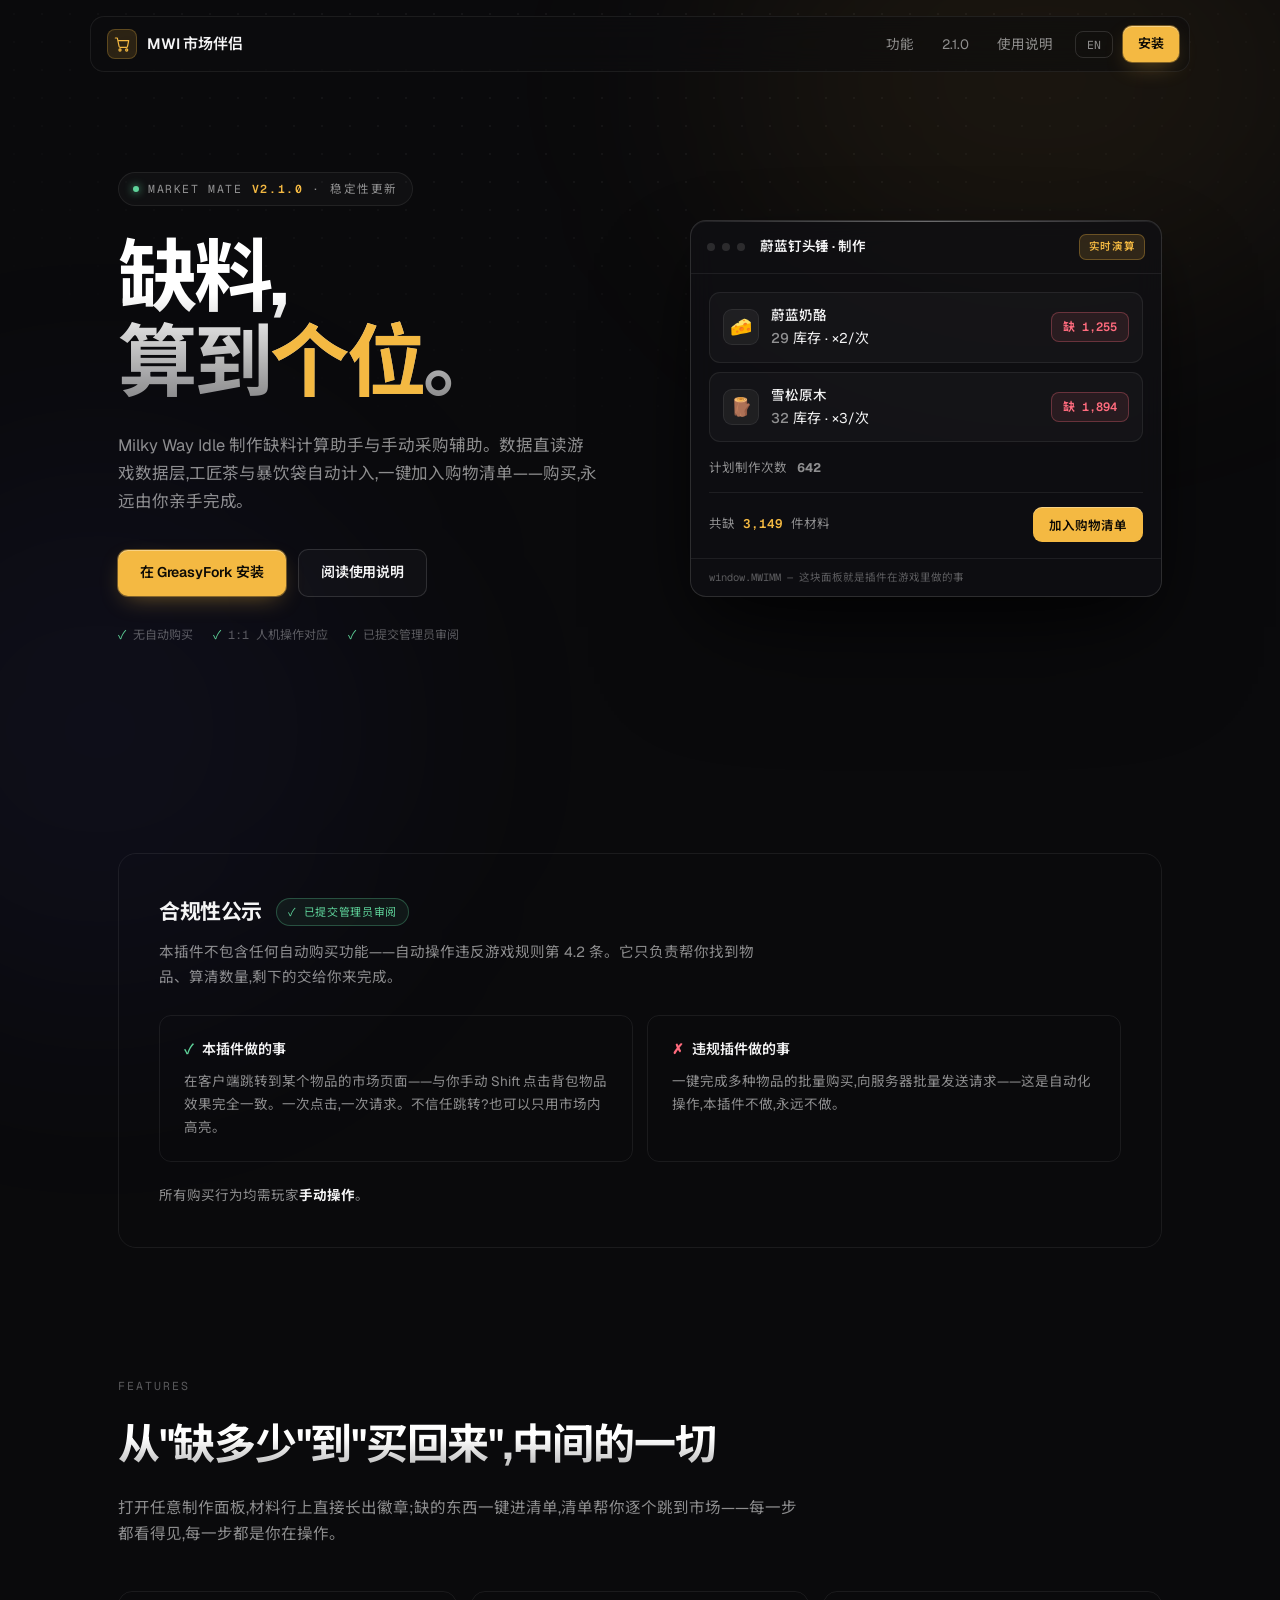
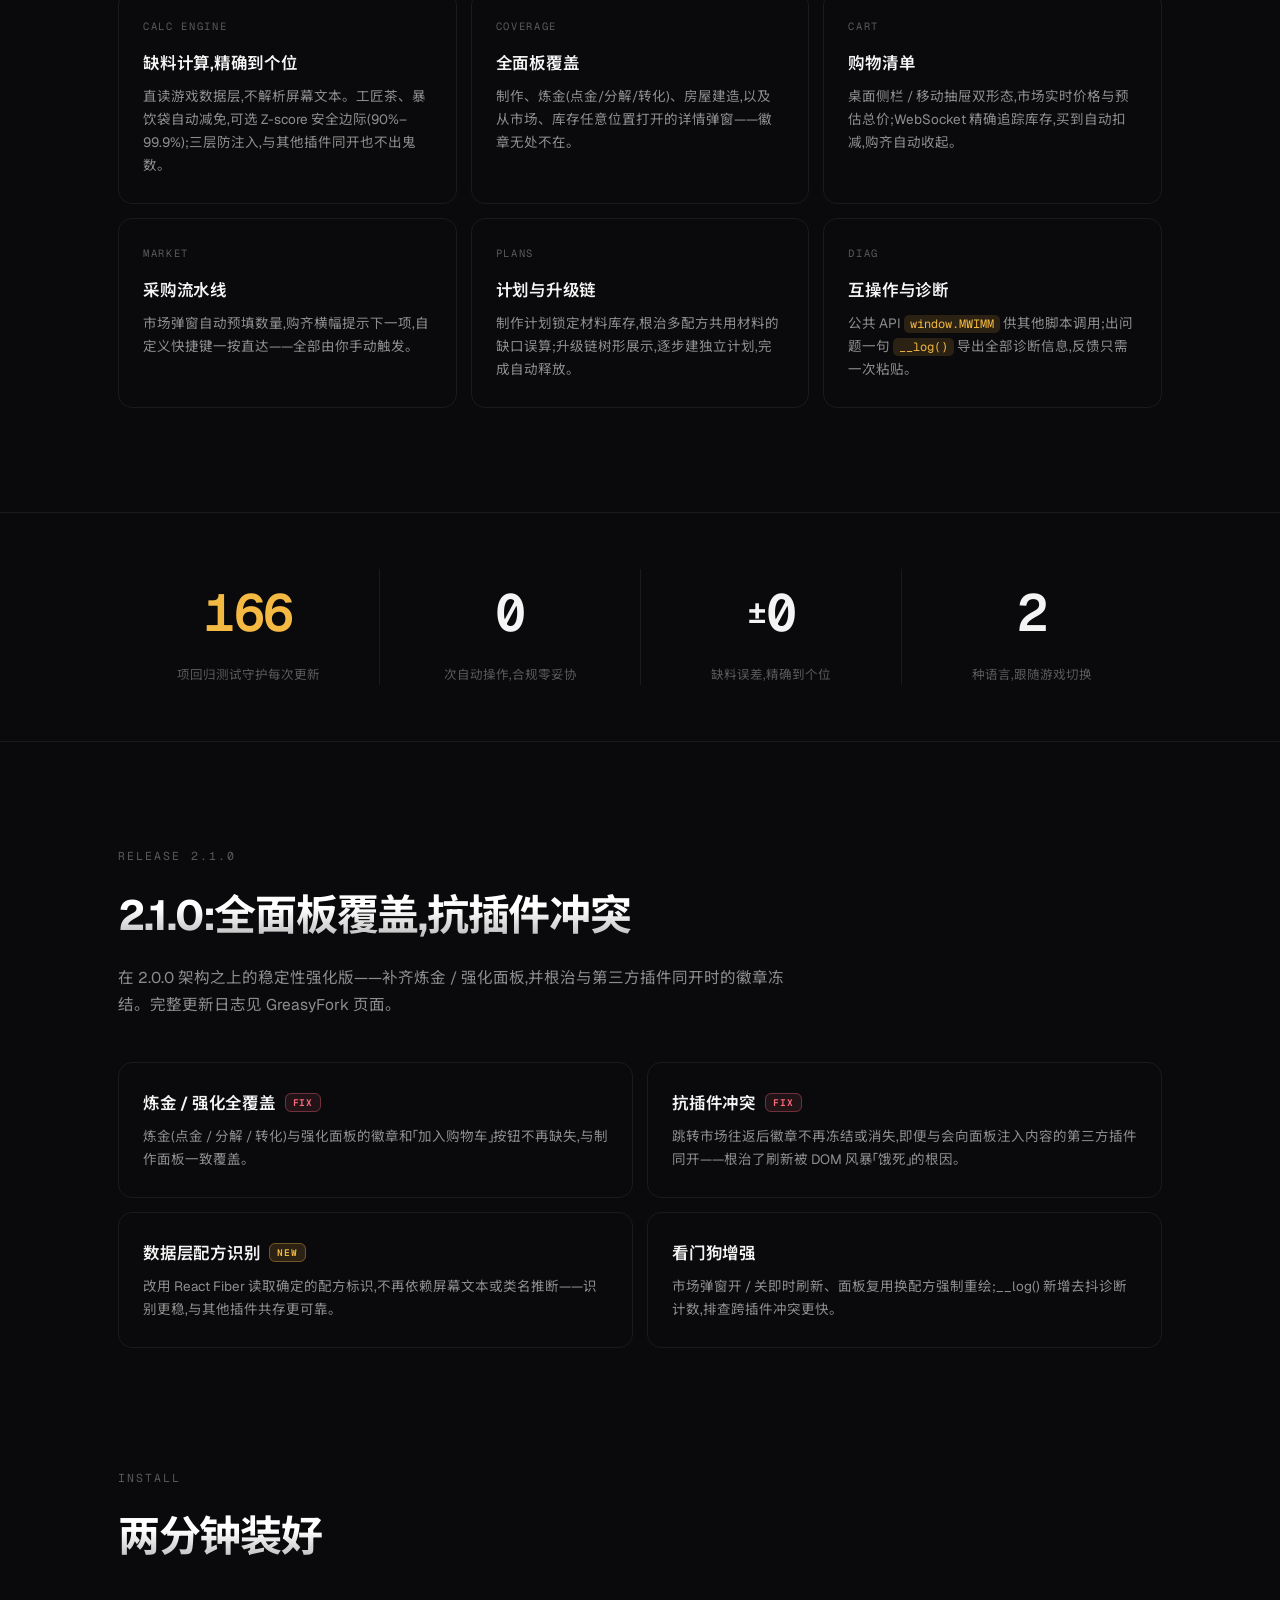
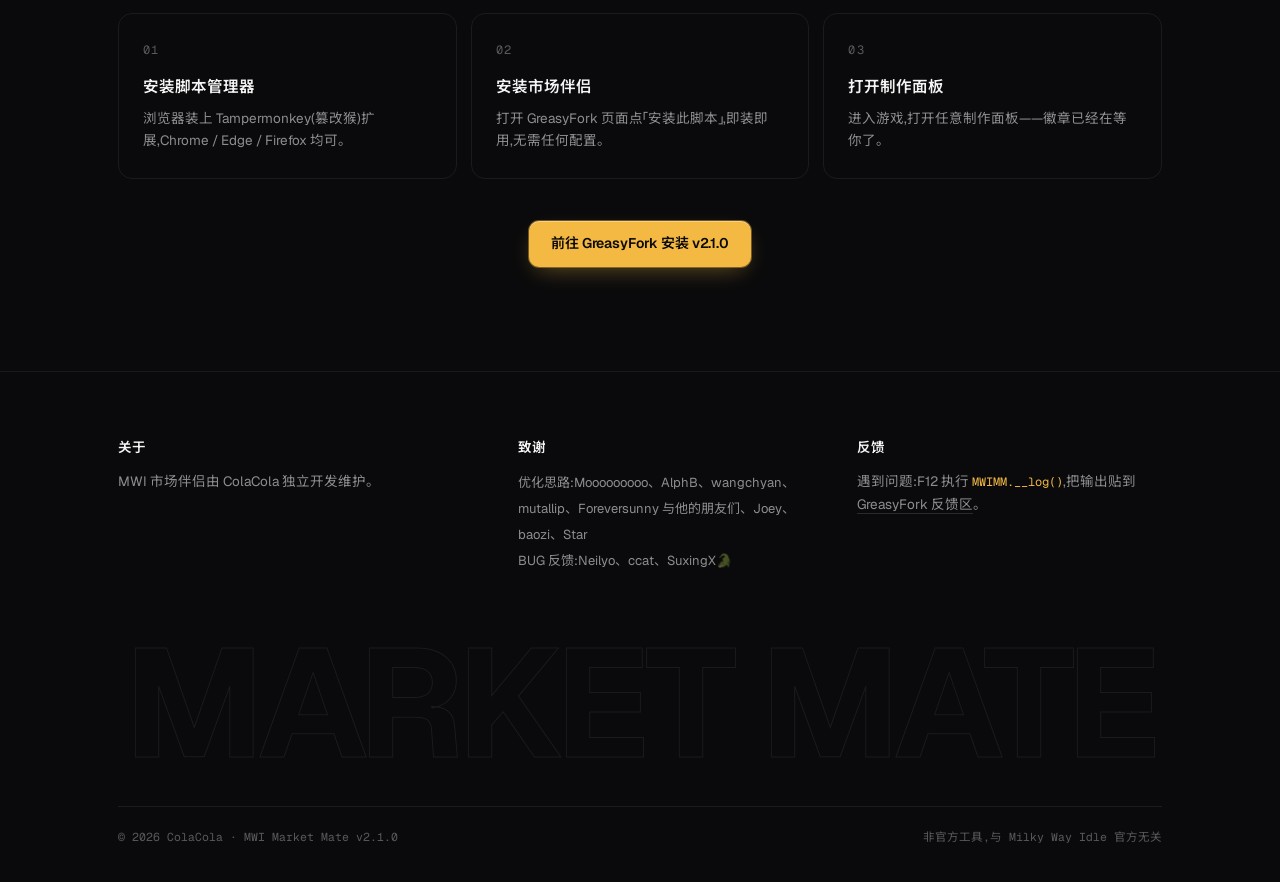
<file: index.html>
<!DOCTYPE html>
<html lang="zh">
<head>
<meta charset="UTF-8">
<meta name="viewport" content="width=device-width, initial-scale=1.0">
<title>MWI 市场伴侣 · Market Mate — 缺料,算到个位</title>
<meta name="description" content="Milky Way Idle 制作缺料计算助手与手动采购辅助。数据直读游戏数据层,购买永远由你亲手完成。">
<link rel="preconnect" href="https://fonts.googleapis.com">
<link rel="preconnect" href="https://fonts.gstatic.com" crossorigin>
<link href="https://fonts.googleapis.com/css2?family=Geist:wght@400;500;600;700&family=Geist+Mono:wght@400;500;600&family=Noto+Sans+SC:wght@400;500;700;900&display=swap" rel="stylesheet">
<style>
:root{
  --bg:#0a0a0c; --bg2:#0d0d10;
  --hair:rgba(255,255,255,.07); --hair2:rgba(255,255,255,.13);
  --srf:rgba(255,255,255,.028); --srf2:rgba(255,255,255,.05);
  --text:#f4f4f5; --mut:rgba(244,244,245,.56); --dim:rgba(244,244,245,.34);
  --acc:#f4b942; --acc-dim:rgba(244,185,66,.14);
  --red:#ff6b7e; --blue:#6ca6ff; --green:#5fd39a;
  --sans:"Geist","Noto Sans SC",-apple-system,sans-serif;
  --mono:"Geist Mono","Noto Sans SC",monospace;
  --ease:cubic-bezier(.22,1,.36,1);
}
*{margin:0;padding:0;box-sizing:border-box}
html{scroll-behavior:smooth}
body{background:var(--bg);color:var(--text);font-family:var(--sans);font-size:15.5px;line-height:1.7;-webkit-font-smoothing:antialiased;overflow-x:hidden}
::selection{background:var(--acc);color:#0a0a0c}
a{color:var(--text);text-decoration:none}
a:focus-visible,button:focus-visible,input:focus-visible{outline:2px solid var(--acc);outline-offset:3px;border-radius:4px}
.wrap{max-width:1100px;margin:0 auto;padding:0 28px}

/* ── 多层背景:点阵网格 + 噪点 + 环境光 ── */
.bg-grid{position:fixed;inset:0;z-index:-3;background-image:radial-gradient(circle,rgba(255,255,255,.045) 1px,transparent 1px);background-size:28px 28px;
  -webkit-mask-image:radial-gradient(ellipse 90% 70% at 50% 0%,#000 30%,transparent 75%);mask-image:radial-gradient(ellipse 90% 70% at 50% 0%,#000 30%,transparent 75%)}

.blob{position:absolute;border-radius:50%;filter:blur(120px);pointer-events:none;z-index:-2}
.blob.amber{width:640px;height:440px;background:rgba(244,185,66,.07);animation:drift 22s ease-in-out infinite alternate}
.blob.indigo{width:560px;height:560px;background:rgba(99,102,241,.055);animation:drift 26s ease-in-out infinite alternate-reverse}
@keyframes drift{to{transform:translate(60px,40px) scale(1.12)}}

/* ── 顶栏 ── */
.topbar{position:fixed;top:16px;left:50%;transform:translateX(-50%);z-index:100;width:min(1100px,calc(100% - 28px));
  background:rgba(13,13,16,.62);backdrop-filter:blur(16px) saturate(1.4);-webkit-backdrop-filter:blur(16px) saturate(1.4);
  border:1px solid var(--hair);border-radius:14px}
.topbar .in{display:flex;align-items:center;gap:24px;height:54px;padding:0 10px 0 16px}
.brand{display:flex;align-items:center;gap:10px;font-weight:600;font-size:15px;letter-spacing:-.01em}
.brand .mark{width:30px;height:30px;border-radius:8px;display:grid;place-items:center;background:var(--acc-dim);border:1px solid rgba(244,185,66,.25);color:var(--acc)}
.brand .mark svg{width:16px;height:16px}
.nav{display:flex;gap:4px;margin-left:auto;align-items:center;font-size:13.5px}
.nav>a{color:var(--mut);padding:6px 12px;border-radius:8px;transition:color .15s,background .15s}
.nav>a:hover{color:var(--text);background:var(--srf2)}
.langbtn{background:none;border:1px solid var(--hair2);color:var(--mut);font-family:var(--mono);font-size:11.5px;padding:5px 11px;border-radius:8px;cursor:pointer;transition:all .15s;margin:0 6px}
.langbtn:hover{color:var(--text);border-color:rgba(255,255,255,.3)}

/* ── 按钮 ── */
.btn{position:relative;display:inline-flex;align-items:center;gap:8px;padding:11px 22px;border-radius:10px;font-weight:600;font-size:14px;letter-spacing:-.01em;transition:all .2s var(--ease);overflow:hidden}
.btn.pri{background:var(--acc);color:#0c0a05;box-shadow:0 0 0 1px rgba(244,185,66,.4),0 8px 24px -8px rgba(244,185,66,.45),inset 0 1px 0 rgba(255,255,255,.35)}
.btn.pri:hover{transform:translateY(-1px);box-shadow:0 0 0 1px rgba(244,185,66,.55),0 14px 32px -8px rgba(244,185,66,.55),inset 0 1px 0 rgba(255,255,255,.35)}
.btn.sec{color:var(--text);background:var(--srf);border:1px solid var(--hair2)}
.btn.sec:hover{background:var(--srf2);border-color:rgba(255,255,255,.22);transform:translateY(-1px)}
.topbar .btn{padding:7px 15px;font-size:13px;border-radius:9px}

/* ── HERO ── */
.hero{position:relative;padding:172px 0 104px;overflow:visible}
.hero .blob.amber{top:-140px;right:-80px}
.hero .blob.indigo{bottom:-260px;left:-180px}
.hero .wrap{display:grid;grid-template-columns:1.04fr .96fr;gap:60px;align-items:center}
.eyebrow{display:inline-flex;align-items:center;gap:9px;font-family:var(--mono);font-size:11.5px;letter-spacing:.14em;color:var(--mut);text-transform:uppercase;border:1px solid var(--hair);border-radius:99px;padding:6px 14px;margin-bottom:28px;background:var(--srf)}
.eyebrow .dot{width:6px;height:6px;border-radius:50%;background:var(--green);box-shadow:0 0 8px var(--green)}
.eyebrow b{color:var(--acc);font-weight:600}
h1{font-weight:700;font-size:clamp(44px,6.2vw,82px);line-height:1.08;letter-spacing:-.035em;
  background:linear-gradient(180deg,#fff 35%,rgba(255,255,255,.5));-webkit-background-clip:text;background-clip:text;color:transparent}
h1 .gd{background:none;-webkit-text-fill-color:var(--acc);color:var(--acc)}
.hero-sub{margin:26px 0 34px;color:var(--mut);font-size:16.5px;max-width:29em;letter-spacing:-.005em}
.hero-cta{display:flex;gap:12px;flex-wrap:wrap;align-items:center}
.hero-note{display:flex;gap:20px;flex-wrap:wrap;font-family:var(--mono);font-size:12px;color:var(--dim);margin-top:28px}
.hero-note span{display:inline-flex;align-items:center;gap:7px}
.hero-note i{font-style:normal;color:var(--green)}

/* ── 活体演示 ── */
.demo-stage{perspective:1600px}
.demo{position:relative;background:rgba(16,16,20,.72);backdrop-filter:blur(14px);-webkit-backdrop-filter:blur(14px);
  border:1px solid var(--hair2);border-radius:16px;font-size:14px;overflow:hidden;
  box-shadow:0 1px 0 rgba(255,255,255,.06) inset,0 24px 60px -16px rgba(0,0,0,.7),0 60px 120px -30px rgba(0,0,0,.5);
  transform:rotateX(var(--rx,0deg)) rotateY(var(--ry,0deg));transition:transform .3s ease;will-change:transform}
.demo::before{content:"";position:absolute;inset:0 0 auto;height:1px;background:linear-gradient(90deg,transparent,rgba(255,255,255,.35) 50%,transparent)}
.demo-head{display:flex;align-items:center;gap:7px;padding:13px 16px;border-bottom:1px solid var(--hair);font-weight:600;font-size:13.5px;letter-spacing:-.01em}
.demo-head .dot{width:8px;height:8px;border-radius:50%;background:rgba(255,255,255,.12)}
.demo-head .ttl{margin-left:8px}
.demo-tag{margin-left:auto;font-family:var(--mono);font-size:10.5px;letter-spacing:.06em;color:var(--acc);border:1px solid rgba(244,185,66,.3);padding:3px 9px;border-radius:7px;background:var(--acc-dim)}
.demo-body{padding:18px 18px 16px}
.mrow{display:flex;align-items:center;gap:12px;padding:11px 13px;border:1px solid var(--hair);border-radius:11px;background:var(--srf);margin-bottom:9px;transition:border-color .2s,background .2s}
.mrow:hover{border-color:var(--hair2);background:var(--srf2)}
.micon{width:36px;height:36px;border-radius:9px;display:grid;place-items:center;font-size:18px;background:var(--srf2);border:1px solid var(--hair)}
.mname{font-weight:500;font-size:13.5px}
。mnums{font-family:var(--mono);font-size:11.5px;color:var(--dim)}
.mnums b{color:var(--mut);font-weight:500}
.badge{margin-left:auto;font-family:var(--mono);font-weight:600;font-size:12px;padding:4px 11px;border-radius:8px;white-space:nowrap;opacity:0;transform:scale(1.25)}
.badge.show{animation:stamp .35s var(--ease) forwards}
@keyframes stamp{to{opacity:1;transform:scale(1)}}
.badge.miss{color:var(--red);background:rgba(255,107,126,.09);border:1px solid rgba(255,107,126,.3)}
.badge.left{color:var(--blue);background:rgba(108,166,255,.09);border:1px solid rgba(108,166,255,.28)}
.demo-count{display:flex;align-items:center;gap:10px;margin:15px 0 13px;font-size:12.5px;color:var(--mut)}
。demo-count b{font-family:var(--mono);font-size:15px;font-weight:600;color:var(--text);font-variant-numeric:tabular-nums;min-width:4.2em;text-align:right}
.demo-sum{display:flex;align-items:center;gap:10px;border-top:1px solid var(--hair);padding-top:14px;opacity:0;transform:translateY(8px);transition:opacity .5s,transform .5s var(--ease)}
.demo-sum.show{opacity:1;transform:none}
.demo-sum .sumtxt{font-family:var(--mono);font-size:12.5px;color:var(--mut)}
.demo-sum .sumtxt b{color:var(--acc);font-weight:600}
.demo-sum button{margin-left:auto;background:var(--acc);color:#0c0a05;border:none;font-weight:600;font-family:var(--sans);font-size:12.5px;padding:8px 16px;border-radius:9px;cursor:pointer;box-shadow:inset 0 1px 0 rgba(255,255,255,.35);transition:transform .15s}
.demo-sum button:active{transform:scale(.96)}
.demo-foot{font-family:var(--mono);font-size:10.5px;color:var(--dim);padding:10px 18px;border-top:1px solid var(--hair)}

/* ── 节 ── */
.section{padding:104px 0;position:relative}
.sec-eyebrow{font-family:var(--mono);font-size:11.5px;letter-spacing:.18em;color:var(--dim);text-transform:uppercase;margin-bottom:14px}
h2{font-weight:700;font-size:clamp(28px,3.6vw,42px);margin-bottom:14px;letter-spacing:-.03em;
  background:linear-gradient(180deg,#fff 40%,rgba(255,255,255,.6));-webkit-background-clip:text;background-clip:text;color:transparent}
.sec-sub{color:var(--mut);max-width:44em;margin-bottom:44px;font-size:15.5px}

/* ── 入场:位移 + 模糊消散 ── */
[data-reveal]{opacity:0;transform:translateY(16px);filter:blur(7px);transition:opacity .65s var(--ease),transform .65s var(--ease),filter .65s var(--ease);transition-delay:var(--d,0s)}
[data-reveal].in{opacity:1;transform:none;filter:none}

/* ── 合规对照 ── */
.notice{border:1px solid var(--hair);border-radius:18px;padding:40px}
.notice .head{display:flex;align-items:center;gap:14px;flex-wrap:wrap;margin-bottom:10px}
.notice h3{font-weight:700;font-size:21px;letter-spacing:-.02em}
.chipchk{display:inline-flex;align-items:center;gap:7px;font-family:var(--mono);font-size:11px;letter-spacing:.06em;color:var(--green);border:1px solid rgba(95,211,154,.3);background:rgba(95,211,154,.07);padding:4px 11px;border-radius:99px}
.notice p.lead{color:var(--mut);max-width:42em;margin-bottom:26px;font-size:14.5px}
.ledger{display:grid;grid-template-columns:1fr 1fr;gap:14px}
.ledger .col{border-radius:12px;padding:22px 24px;border:1px solid var(--hair)}
.ledger .col h4{font-size:14px;margin-bottom:8px;font-weight:600;display:flex;align-items:center;gap:8px}
.ledger .col h4 i{font-style:normal;font-family:var(--mono)}
.ledger .col.ok h4 i{color:var(--green)} .ledger .col.no h4 i{color:var(--red)}
.ledger .col p{font-size:13.5px;color:var(--mut)}
.notice .tail{margin-top:22px;font-size:13.5px;color:var(--mut)} .notice .tail b{color:var(--text)}

/* ── Bento ── */
.bento{display:grid;grid-template-columns:repeat(3,1fr);gap:14px}
.card{position:relative;border:1px solid var(--hair);border-radius:14px;padding:26px 24px;transition:border-color .2s}
.card:hover{border-color:var(--hair2)}
.card .k{font-family:var(--mono);font-size:10.5px;color:var(--dim);letter-spacing:.16em;text-transform:uppercase;margin-bottom:13px}
.card h3{font-size:16.5px;margin-bottom:8px;font-weight:600;letter-spacing:-.015em}
.card p{font-size:13.5px;color:var(--mut)}
.card code{font-family:var(--mono);font-size:12px;color:var(--acc);background:var(--acc-dim);padding:1px 6px;border-radius:5px}
/* ── 数字带 ── */
.stats{border-top:1px solid var(--hair);border-bottom:1px solid var(--hair);position:relative}
.stats .wrap{display:grid;grid-template-columns:repeat(4,1fr);padding:56px 28px;position:relative}
.stat{text-align:center;border-left:1px solid var(--hair);padding:0 12px}
.stat:first-child{border-left:none}
.stat .n{font-family:var(--mono);font-weight:600;font-size:clamp(34px,4.4vw,52px);letter-spacing:-.02em;color:var(--text);font-variant-numeric:tabular-nums}
.stat:first-child .n{color:var(--acc)}
.stat .l{font-size:12.5px;color:var(--dim);margin-top:7px}

/* ── release ── */
.rel{display:grid;grid-template-columns:repeat(2,1fr);gap:14px}
.new{font-family:var(--mono);font-size:9.5px;letter-spacing:.1em;color:var(--acc);border:1px solid rgba(244,185,66,.35);background:var(--acc-dim);border-radius:6px;padding:2px 7px;vertical-align:3px;margin-left:9px}
.fix{font-family:var(--mono);font-size:9.5px;letter-spacing:.1em;color:var(--red);border:1px solid rgba(255,107,126,.35);background:rgba(255,107,126,.1);border-radius:6px;padding:2px 7px;vertical-align:3px;margin-left:9px}

/* ── 步骤 ── */
.steps{display:grid;grid-template-columns:repeat(3,1fr);gap:14px;margin-top:40px}
.step{border:1px solid var(--hair);border-radius:14px;padding:26px 24px;transition:border-color .2s}
.step:hover{border-color:var(--hair2)}
.step .num{font-family:var(--mono);font-size:12px;color:var(--dim);letter-spacing:.1em;margin-bottom:14px}
.step h3{font-size:15.5px;margin-bottom:6px;font-weight:600}
.step p{font-size:13.5px;color:var(--mut)}
.install-cta{margin-top:42px;text-align:center}

/* ── 页脚 ── */
footer{position:relative;border-top:1px solid var(--hair);padding:64px 0 36px;color:var(--mut);font-size:13.5px;overflow:hidden}
footer .cols{display:grid;grid-template-columns:1.2fr 1fr 1fr;gap:34px;position:relative;z-index:2}
footer h4{color:var(--text);font-size:13.5px;margin-bottom:11px;font-weight:600;letter-spacing:-.01em}
footer .thx{line-height:2;font-size:13px}
footer code{font-family:var(--mono);font-size:12px;color:var(--acc)}
footer a{color:var(--mut);border-bottom:1px solid var(--hair2)} footer a:hover{color:var(--text)}
.wordmark{font-family:var(--sans);font-weight:700;font-size:clamp(60px,12vw,160px);line-height:1;letter-spacing:-.04em;text-align:center;margin-top:52px;
  color:transparent;-webkit-text-stroke:1px rgba(255,255,255,.07);user-select:none;white-space:nowrap}
footer .fine{margin-top:26px;padding-top:20px;border-top:1px solid var(--hair);font-family:var(--mono);font-size:11.5px;color:var(--dim);display:flex;justify-content:space-between;flex-wrap:wrap;gap:8px;position:relative;z-index:2}

@media (max-width:940px){
  .hero{padding-top:140px}
  .hero .wrap{grid-template-columns:1fr;gap:44px}
  .bento{grid-template-columns:1fr 1fr}
  .steps{grid-template-columns:1fr}
  .stats .wrap{grid-template-columns:1fr 1fr;row-gap:30px}.stat:nth-child(3){border-left:none}
  footer .cols{grid-template-columns:1fr 1fr}
}
@media (max-width:620px){
  .bento,.ledger,.rel,footer .cols{grid-template-columns:1fr}
  .nav a.hidesm{display:none}
  .notice{padding:30px 22px}
}
@media (prefers-reduced-motion:reduce){
  *,*::before,*::after{animation:none!important;transition:none!important}
  .badge,[data-reveal],.demo-sum{opacity:1!important;transform:none!important;filter:none!important}
}
</style>
</head>
<body>
<div class="bg-grid"></div>

<header class="topbar">
  <div class="in">
    <a class="brand" href="#">
      <span class="mark"><svg viewBox="0 0 24 24" fill="none" stroke="currentColor" stroke-width="1.8" stroke-linecap="round" stroke-linejoin="round"><circle cx="9" cy="21" r="1.6"/><circle cx="19" cy="21" r="1.6"/><path d="M2 3h3l2.6 12.5a2 2 0 0 0 2 1.5h8.7a2 2 0 0 0 2-1.6L22 7H6"/></svg></span>
      <span data-i18n="brand">MWI 市场伴侣</span>
    </a>
    <nav class="nav">
      <a href="#features" class="hidesm" data-i18n="nav_features">功能</a>
      <a href="#v2" class="hidesm" data-i18n="nav_v2">2.1.0</a>
      <a href="/guide" data-i18n="nav_guide">使用说明</a>
      <button class="langbtn" id="langToggle">EN</button>
      <a class="btn pri" href="https://greasyfork.org/zh-CN/scripts/567386"><span data-i18n="nav_install">安装</span></a>
    </nav>
  </div>
</header>

<section class="hero">
  <div class="blob amber"></div><div class="blob indigo"></div>
  <div class="wrap">
    <div>
      <div class="eyebrow"><span class="dot"></span>MARKET MATE <b>v2.1.0</b> · <span data-i18n="eyebrow_rel">稳定性更新</span></div>
      <h1 data-i18n-html="hero_h1">缺料,<br>算到<span class="gd">个位</span>。</h1>
      <p class="hero-sub" data-i18n="hero_sub">Milky Way Idle 制作缺料计算助手与手动采购辅助。数据直读游戏数据层,工匠茶与暴饮袋自动计入,一键加入购物清单——购买,永远由你亲手完成。</p>
      <div class="hero-cta">
        <a class="btn pri" href="https://greasyfork.org/zh-CN/scripts/567386"><span data-i18n="cta_install">在 GreasyFork 安装</span></a>
        <a class="btn sec" href="/guide"><span data-i18n="cta_guide">阅读使用说明</span></a>
      </div>
      <div class="hero-note">
        <span><i>✓</i> <span data-i18n="hn1">无自动购买</span></span>
        <span><i>✓</i> <span data-i18n="hn2">1:1 人机操作对应</span></span>
        <span><i>✓</i> <span data-i18n="hn3">已提交管理员审阅</span></span>
      </div>
    </div>
    <div class="demo-stage">
      <div class="demo" id="demo">
        <div class="demo-head">
          <span class="dot"></span><span class="dot"></span><span class="dot"></span>
          <span class="ttl" data-i18n="demo_title">蔚蓝钉头锤 · 制作</span>
          <span class="demo-tag" data-i18n="demo_tag">实时演算</span>
        </div>
        <div class="demo-body">
          <div class="mrow">
            <div class="micon">🧀</div>
            <div><div class="mname" data-i18n="demo_m1">蔚蓝奶酪</div><div class="mnums"><b id="s1">29</b> <span data-i18n="demo_stock">库存</span> · ×<span id="p1">2</span>/<span data-i18n="demo_per">次</span></div></div>
            <span class="badge" id="b1"></span>
          </div>
          <div class="mrow">
            <div class="micon">🪵</div>
            <div><div class="mname" data-i18n="demo_m2">雪松原木</div><div class="mnums"><b id="s2">32</b> <span data-i18n="demo_stock">库存</span> · ×<span id="p2">3</span>/<span data-i18n="demo_per">次</span></div></div>
            <span class="badge" id="b2"></span>
          </div>
          <div class="demo-count">
            <span data-i18n="demo_count">计划制作次数</span>
            <b id="cntView">12</b>
          </div>
          <div class="demo-sum" id="sum">
            <span class="sumtxt" data-i18n-html="demo_sum">共缺 <b id="sumN">—</b> 件材料</span>
            <button id="addBtn" data-i18n="demo_add">加入购物清单</button>
          </div>
        </div>
        <div class="demo-foot">window.MWIMM — <span data-i18n="demo_foot">这块面板就是插件在游戏里做的事</span></div>
      </div>
    </div>
  </div>
</section>

<section class="section" id="compliance">
  <div class="wrap">
    <div class="notice" data-reveal>
      <div class="head">
        <h3 data-i18n="comp_h">合规性公示</h3>
        <span class="chipchk">✓ <span data-i18n="seal">已提交管理员审阅</span></span>
      </div>
      <p class="lead" data-i18n="comp_lead">本插件不包含任何自动购买功能——自动操作违反游戏规则第 4.2 条。它只负责帮你找到物品、算清数量,剩下的交给你来完成。</p>
      <div class="ledger">
        <div class="col ok">
          <h4><i>✓</i> <span data-i18n="comp_ok_h">本插件做的事</span></h4>
          <p data-i18n="comp_ok_p">在客户端跳转到某个物品的市场页面——与你手动 Shift 点击背包物品效果完全一致。一次点击,一次请求。不信任跳转?也可以只用市场内高亮。</p>
        </div>
        <div class="col no">
          <h4><i>✗</i> <span data-i18n="comp_no_h">违规插件做的事</span></h4>
          <p data-i18n="comp_no_p">一键完成多种物品的批量购买,向服务器批量发送请求——这是自动化操作,本插件不做,永远不做。</p>
        </div>
      </div>
      <p class="tail" data-i18n-html="comp_tail">所有购买行为均需玩家<b>手动操作</b>。</p>
    </div>
  </div>
</section>

<section class="section" id="features" style="padding-top:24px">
  <div class="wrap">
    <div class="sec-eyebrow" data-reveal data-i18n="feat_eyebrow">FEATURES</div>
    <h2 data-reveal style="--d:.05s" data-i18n="feat_h">从"缺多少"到"买回来",中间的一切</h2>
    <p class="sec-sub" data-reveal style="--d:.1s" data-i18n="feat_sub">打开任意制作面板,材料行上直接长出徽章;缺的东西一键进清单,清单帮你逐个跳到市场——每一步都看得见,每一步都是你在操作。</p>
    <div class="bento">
      <div class="card" data-reveal>
        <div class="k">CALC ENGINE</div>
        <h3 data-i18n="f1_h">缺料计算,精确到个位</h3>
        <p data-i18n="f1_p">直读游戏数据层,不解析屏幕文本。工匠茶、暴饮袋自动减免,可选 Z-score 安全边际(90%–99.9%);三层防注入,与其他插件同开也不出鬼数。</p>
      </div>
      <div class="card" data-reveal style="--d:.07s"><div class="k">COVERAGE</div><h3 data-i18n="f2_h">全面板覆盖</h3><p data-i18n="f2_p">制作、炼金(点金/分解/转化)、房屋建造,以及从市场、库存任意位置打开的详情弹窗——徽章无处不在。</p></div>
      <div class="card" data-reveal style="--d:.04s"><div class="k">CART</div><h3 data-i18n="f3_h">购物清单</h3><p data-i18n="f3_p">桌面侧栏 / 移动抽屉双形态,市场实时价格与预估总价;WebSocket 精确追踪库存,买到自动扣减,购齐自动收起。</p></div>
      <div class="card" data-reveal style="--d:.09s"><div class="k">MARKET</div><h3 data-i18n="f4_h">采购流水线</h3><p data-i18n="f4_p">市场弹窗自动预填数量,购齐横幅提示下一项,自定义快捷键一按直达——全部由你手动触发。</p></div>
      <div class="card" data-reveal style="--d:.13s"><div class="k">PLANS</div><h3 data-i18n="f5_h">计划与升级链</h3><p data-i18n="f5_p">制作计划锁定材料库存,根治多配方共用材料的缺口误算;升级链树形展示,逐步建独立计划,完成自动释放。</p></div>
      <div class="card" data-reveal style="--d:.17s"><div class="k">DIAG</div><h3 data-i18n="f6_h">互操作与诊断</h3><p data-i18n="f6_p">公共 API <code>window.MWIMM</code> 供其他脚本调用;出问题一句 <code>__log()</code> 导出全部诊断信息,反馈只需一次粘贴。</p></div>
    </div>
  </div>
</section>

<div class="stats">
  <div class="wrap">
    <div class="stat" data-reveal><div class="n" data-count="197">0</div><div class="l" data-i18n="st1">项回归测试守护每次更新</div></div>
    <div class="stat" data-reveal style="--d:.06s"><div class="n" data-count="0">0</div><div class="l" data-i18n="st2">次自动操作,合规零妥协</div></div>
    <div class="stat" data-reveal style="--d:.12s"><div class="n"><span style="font-size:.65em;vertical-align:8px">±</span><span data-count="0">0</span></div><div class="l" data-i18n="st3">缺料误差,精确到个位</div></div>
    <div class="stat" data-reveal style="--d:.18s"><div class="n" data-count="2">0</div><div class="l" data-i18n="st4">种语言,跟随游戏切换</div></div>
  </div>
</div>

<section class="section" id="v2">
  <div class="wrap">
    <div class="sec-eyebrow" data-reveal>RELEASE 2.1.0</div>
    <h2 data-reveal style="--d:.05s" data-i18n="v2_h">2.1.0:全面板覆盖,抗插件冲突</h2>
    <p class="sec-sub" data-reveal style="--d:.1s" data-i18n="v2_sub">在 2.0.0 架构之上的稳定性强化版——补齐炼金 / 强化面板,并根治与第三方插件同开时的徽章冻结。完整更新日志见 GreasyFork 页面。</p>
    <div class="rel">
      <div class="card" data-reveal><h3><span data-i18n="v2a_h">炼金 / 强化全覆盖</span><span class="fix">FIX</span></h3><p data-i18n="v2a_p">炼金(点金 / 分解 / 转化)与强化面板的徽章和「加入购物车」按钮不再缺失,与制作面板一致覆盖。</p></div>
      <div class="card" data-reveal style="--d:.06s"><h3><span data-i18n="v2b_h">抗插件冲突</span><span class="fix">FIX</span></h3><p data-i18n="v2b_p">跳转市场往返后徽章不再冻结或消失,即便与会向面板注入内容的第三方插件同开——根治了刷新被 DOM 风暴「饿死」的根因。</p></div>
      <div class="card" data-reveal style="--d:.04s"><h3><span data-i18n="v2c_h">数据层配方识别</span><span class="new">NEW</span></h3><p data-i18n="v2c_p">改用 React Fiber 读取确定的配方标识,不再依赖屏幕文本或类名推断——识别更稳,与其他插件共存更可靠。</p></div>
      <div class="card" data-reveal style="--d:.1s"><h3 data-i18n="v2d_h">看门狗增强</h3><p data-i18n="v2d_p">市场弹窗开 / 关即时刷新、面板复用换配方强制重绘;__log() 新增去抖诊断计数,排查跨插件冲突更快。</p></div>
    </div>
  </div>
</section>

<section class="section" id="install" style="padding-top:16px">
  <div class="wrap">
    <div class="sec-eyebrow" data-reveal data-i18n="ins_eyebrow">INSTALL</div>
    <h2 data-reveal style="--d:.05s" data-i18n="ins_h">两分钟装好</h2>
    <div class="steps">
      <div class="step" data-reveal><div class="num">01</div><h3 data-i18n="i1_h">安装脚本管理器</h3><p data-i18n="i1_p">浏览器装上 Tampermonkey(篡改猴)扩展,Chrome / Edge / Firefox 均可。</p></div>
      <div class="step" data-reveal style="--d:.07s"><div class="num">02</div><h3 data-i18n="i2_h">安装市场伴侣</h3><p data-i18n="i2_p">打开 GreasyFork 页面点「安装此脚本」,即装即用,无需任何配置。</p></div>
      <div class="step" data-reveal style="--d:.14s"><div class="num">03</div><h3 data-i18n="i3_h">打开制作面板</h3><p data-i18n="i3_p">进入游戏,打开任意制作面板——徽章已经在等你了。</p></div>
    </div>
    <div class="install-cta" data-reveal>
      <a class="btn pri" href="https://greasyfork.org/zh-CN/scripts/567386"><span data-i18n="cta_install2">前往 GreasyFork 安装 v2.1.0</span></a>
    </div>
  </div>
</section>

<footer>
  <div class="wrap">
    <div class="cols">
      <div>
        <h4 data-i18n="ft_about">关于</h4>
        <p data-i18n="ft_about_p">MWI 市场伴侣由 ColaCola 独立开发维护。</p>
      </div>
      <div>
        <h4 data-i18n="ft_thx">致谢</h4>
        <p class="thx" data-i18n-html="ft_thx_p">优化思路:Mooooooooo、AlphB、wangchyan、mutallip、Foreversunny 与他的朋友们、Joey、baozi、Star<br>BUG 反馈:Neilyo、ccat、SuxingX🐊</p>
      </div>
      <div>
        <h4 data-i18n="ft_fb">反馈</h4>
        <p data-i18n-html="ft_fb_p">遇到问题:F12 执行 <code>MWIMM.__log()</code>,把输出贴到 <a href="https://greasyfork.org/zh-CN/scripts/567386/feedback">GreasyFork 反馈区</a>。</p>
      </div>
    </div>
    <div class="wordmark" aria-hidden="true">MARKET MATE</div>
    <div class="fine">
      <span>© 2026 ColaCola · MWI Market Mate v2.1.0</span>
      <span data-i18n="ft_fine">非官方工具,与 Milky Way Idle 官方无关</span>
    </div>
  </div>
</footer>

<script>
(function(){
"use strict";
var rm=false; try{ rm = window.matchMedia && window.matchMedia('(prefers-reduced-motion: reduce)').matches; }catch(e){}

/* 活体演示:数字自动跳动(与统计带计数同款缓动),徽章逐帧同步悦动 */
var stock=[29,32], per=[2,3], curN=12;
var cntView=document.getElementById('cntView');
function lang(){ try{return localStorage.getItem('mm_lang')||'zh';}catch(e){return 'zh';} }
function draw(){
  var zh=lang()==='zh', totalMiss=0;
  cntView.textContent=curN.toLocaleString();
  for(var i=0;i<2;i++){
    var diff=per[i]*curN-stock[i], b=document.getElementById('b'+(i+1));
    if(diff>0){ b.className='badge miss show'; b.textContent=(zh?'缺 ':'Need ')+diff.toLocaleString(); totalMiss+=diff; }
    else { b.className='badge left show'; b.textContent=(zh?'余 ':'+')+(-diff).toLocaleString(); }
  }
  document.getElementById('sumN').textContent=totalMiss.toLocaleString();
}
function animateTo(target,done){
  var from=curN,t0=null,dur=1100;
  function f(t){ if(!t0)t0=t; var p=Math.min(1,(t-t0)/dur); p=1-Math.pow(1-p,3);
    curN=Math.round(from+(target-from)*p); draw();
    if(p<1) requestAnimationFrame(f); else if(done) setTimeout(done,1700); }
  requestAnimationFrame(f);
}
var seq=[180,1500,48,720,12], si=0;
function loop(){ animateTo(seq[si],function(){ si=(si+1)%seq.length; loop(); }); }
draw();
document.getElementById('sum').classList.add('show');
if(!rm){
  var b1=document.getElementById('b1'), b2=document.getElementById('b2');
  b1.classList.remove('show'); b2.classList.remove('show');
  setTimeout(function(){ b1.classList.add('show'); },550);
  setTimeout(function(){ b2.classList.add('show'); },930);
  setTimeout(loop,2000);
}
document.getElementById('addBtn').addEventListener('click',function(){
  var zh=lang()==='zh', self=this;
  self.textContent=zh?'✓ 已加入(演示)':'✓ Added (demo)';
  setTimeout(function(){ self.textContent=zh?'加入购物清单':'Add to cart'; },1400);
});
window.__demoRender=draw;

/* 演示面板 3D 视差(克制,仅精确指针) */
try{
  if(!rm && window.matchMedia && window.matchMedia('(pointer:fine)').matches){
    var demo=document.getElementById('demo'), stage=demo.parentElement;
    stage.addEventListener('mousemove',function(e){
      var r=stage.getBoundingClientRect();
      var x=(e.clientX-r.left)/r.width-.5, y=(e.clientY-r.top)/r.height-.5;
      demo.style.setProperty('--ry',(x*4).toFixed(2)+'deg');
      demo.style.setProperty('--rx',(-y*4).toFixed(2)+'deg');
    });
    stage.addEventListener('mouseleave',function(){ demo.style.setProperty('--rx','0deg'); demo.style.setProperty('--ry','0deg'); });
  }
}catch(e){}

/* 入场 + 计数 */
function countUp(el){
  var target=parseInt(el.getAttribute('data-count'),10)||0, t0=null, dur=1300;
  if(rm||target===0){ el.textContent=target; return; }
  function f(t){ if(!t0)t0=t; var p=Math.min(1,(t-t0)/dur); p=1-Math.pow(1-p,3);
    el.textContent=Math.round(target*p); if(p<1) requestAnimationFrame(f); }
  requestAnimationFrame(f);
}
var reveals=document.querySelectorAll('[data-reveal]');
if('IntersectionObserver' in window){
  var io=new IntersectionObserver(function(es){ es.forEach(function(en){
    if(en.isIntersecting){ en.target.classList.add('in');
      en.target.querySelectorAll('[data-count]').forEach(countUp);
      if(en.target.hasAttribute('data-count')) countUp(en.target);
      io.unobserve(en.target); } }); },{threshold:.16});
  reveals.forEach(function(el){ io.observe(el); });
}else{
  reveals.forEach(function(el){ el.classList.add('in'); });
  document.querySelectorAll('[data-count]').forEach(function(el){ el.textContent=el.getAttribute('data-count'); });
}

/* 中英切换 */
var EN={
  brand:'MWI Market Mate', nav_features:'Features', nav_v2:'2.1.0', nav_guide:'Guide', nav_install:'Install',
  eyebrow_rel:'STABILITY UPDATE',
  hero_h1:'Shortages,<br>down to the <span class="gd">last unit</span>.',
  hero_sub:'A crafting shortage calculator and manual purchasing assistant for Milky Way Idle. Reads the game data layer directly, factors in Artisan Tea and Guzzling Pouch, one click to the shopping list — purchasing always stays in your hands.',
  cta_install:'Install on GreasyFork', cta_guide:'Read the guide',
  hn1:'No auto-buy', hn2:'Strict 1:1 action mapping', hn3:'Submitted for admin review',
  demo_title:'Azure War Hammer · Crafting', demo_tag:'Live calc', demo_m1:'Azure Cheese', demo_m2:'Cedar Log',
  demo_stock:'in stock', demo_per:'per craft', demo_count:'Planned crafts',
  demo_sum:'Missing <b id="sumN">—</b> materials total', demo_add:'Add to cart',
  demo_foot:'this panel is exactly what the plugin does in-game',
  seal:'Submitted for admin review', comp_h:'Compliance Notice',
  comp_lead:'This plugin contains no auto-buy functionality — automation violates game rule 4.2. It only helps you find items and calculate quantities; the rest is up to you.',
  comp_ok_h:'What this plugin does', comp_ok_p:'Navigates to an item\'s market page on the client side — identical to you Shift-clicking an item in your inventory. One click, one request. Don\'t trust navigation? Use in-market highlighting only.',
  comp_no_h:'What rule-breakers do', comp_no_p:'One-click batch purchasing of multiple items, sending bulk requests to the server — that is automation. This plugin doesn\'t do it. Ever.',
  comp_tail:'All purchases must be performed <b>manually</b> by the player.',
  feat_eyebrow:'FEATURES', feat_h:'Everything between "how much" and "bought"',
  feat_sub:'Open any crafting panel and badges grow right on the material rows; shortages go to the list in one click, and the list walks you through the market — every step visible, every step yours.',
  f1_h:'Shortage calc, to the unit', f1_p:'Reads the game data layer directly — no screen-text parsing. Artisan Tea and Guzzling Pouch auto-applied, optional Z-score margin (90%–99.9%); three-layer injection defense keeps numbers sane alongside other plugins.',
  f2_h:'Full panel coverage', f2_p:'Crafting, alchemy (Coinify / Decompose / Transmute), house building, and detail popups opened from the market or inventory — badges everywhere.',
  f3_h:'Shopping list', f3_p:'Desktop rail / mobile drawer dual-form UI, live market prices and estimated total; precise WebSocket inventory tracking, auto-deduct on purchase, auto-collapse when done.',
  f4_h:'Purchasing pipeline', f4_p:'Market dialogs pre-fill quantities, a fulfilled banner queues the next item, a custom shortcut jumps straight there — all manually triggered by you.',
  f5_h:'Plans & upgrade chains', f5_p:'Crafting plans lock material inventory, fixing shared-material miscalculation for good; upgrade chain tree view with per-step plans, locks released on completion.',
  f6_h:'Interop & diagnostics', f6_p:'Public API <code>window.MWIMM</code> for other scripts; one <code>__log()</code> exports full diagnostics — reporting an issue is one paste away.',
  st1:'regression tests guard every release', st2:'automated actions — zero compromise', st3:'shortage error, accurate to the unit', st4:'languages, following the game',
  v2_h:'2.1.0: full panel coverage, conflict-proof', v2_sub:'A stability-focused release on top of the 2.0.0 architecture — alchemy / enhancement panels covered, and badge-freezing alongside third-party plugins eliminated. Full changelog on GreasyFork.',
  v2a_h:'Alchemy & enhancement covered', v2a_p:'Badges and the "Add to cart" button no longer go missing on alchemy (Coinify / Decompose / Transmute) and enhancement panels — the same coverage as crafting.',
  v2b_h:'Conflict-proof', v2b_p:'After a market round-trip, badges no longer freeze or vanish — even alongside plugins that inject content into the panel. The refresh-starvation root cause behind it is fixed for good.',
  v2c_h:'Data-layer recipe ID', v2c_p:'Recipe identity is now read via React Fiber instead of inferred from on-screen text or class names — more robust detection and coexistence with other plugins.',
  v2d_h:'Watchdog upgrades', v2d_p:'Instant refresh when the market dialog opens / closes, a forced redraw when a reused panel switches recipe; __log() gains a debounce diagnostic counter.',
  ins_eyebrow:'INSTALL', ins_h:'Set up in two minutes',
  i1_h:'Install a script manager', i1_p:'Add the Tampermonkey extension to your browser — Chrome, Edge or Firefox.',
  i2_h:'Install Market Mate', i2_p:'Open the GreasyFork page and click "Install this script". Zero configuration.',
  i3_h:'Open a crafting panel', i3_p:'Enter the game and open any crafting panel — the badges are already waiting.',
  cta_install2:'Install v2.1.0 on GreasyFork',
  ft_about:'About', ft_about_p:'MWI Market Mate is built and maintained by ColaCola. Accurate, unkillable, observable — the three promises of 2.1.0.',
  ft_thx:'Acknowledgments', ft_thx_p:'Ideas: Mooooooooo, AlphB, wangchyan, mutallip, Foreversunny & friends, Joey, baozi, Star<br>Bug reports: Neilyo, ccat, SuxingX🐊',
  ft_fb:'Feedback', ft_fb_p:'Hit a problem? Run <code>MWIMM.__log()</code> in F12 and paste the output on the <a href="https://greasyfork.org/en/scripts/567386/feedback">GreasyFork feedback page</a>.',
  ft_fine:'Unofficial tool, not affiliated with Milky Way Idle'
};
var ZH={};
document.querySelectorAll('[data-i18n],[data-i18n-html]').forEach(function(el){
  var k=el.getAttribute('data-i18n')||el.getAttribute('data-i18n-html');
  ZH[k]=el.getAttribute('data-i18n-html')!=null?el.innerHTML:el.textContent;
});
var btn=document.getElementById('langToggle');
function apply(l){
  var D=l==='en'?EN:ZH;
  document.querySelectorAll('[data-i18n]').forEach(function(el){ var k=el.getAttribute('data-i18n'); if(D[k]!=null) el.textContent=D[k]; });
  document.querySelectorAll('[data-i18n-html]').forEach(function(el){ var k=el.getAttribute('data-i18n-html'); if(D[k]!=null) el.innerHTML=D[k]; });
  document.documentElement.lang=l==='en'?'en':'zh';
  btn.textContent=l==='en'?'中':'EN';
  try{localStorage.setItem('mm_lang',l);}catch(e){}
  draw();
}
btn.addEventListener('click',function(){ apply(lang()==='zh'?'en':'zh'); });
var q=null; try{ q=new URLSearchParams(location.search).get('lang'); }catch(e){}
var saved=q||lang();
if(saved==='en') apply('en');
})();
</script>
</body>
</html>
</file>
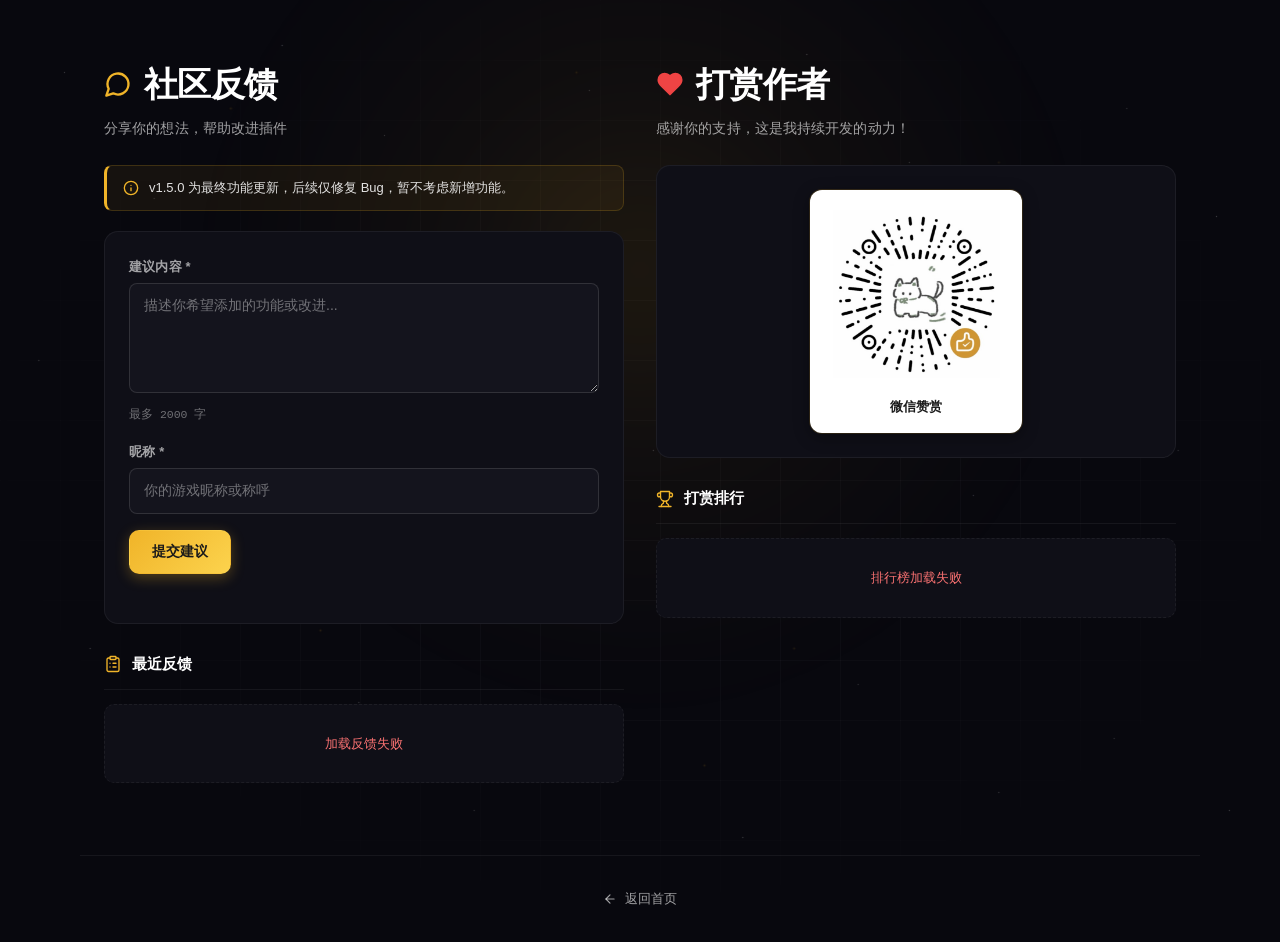
<file: community/index.html>
<!DOCTYPE html>
<html lang="zh">
<head>
  <meta charset="UTF-8">
  <meta name="viewport" content="width=device-width, initial-scale=1.0">
  <title>社区中心 — MWI Market Mate</title>
  <meta name="description" content="MWI 市场伴侣社区中心：功能反馈、Bug 报告、打赏支持">
  <style>
    /* ─── 设计 Token（和 landing / 插件本体主题对齐） ───────── */
    :root {
      --bg:              #08080e;
      --surface-1:       #0f0f17;
      --surface-2:       #14141d;
      --surface-3:       #1a1a24;
      --border-soft:     rgba(255, 255, 255, .06);
      --border-medium:   rgba(255, 255, 255, .12);
      --border-strong:   rgba(255, 255, 255, .18);
      --border-gold:     rgba(240, 180, 41, .45);
      --border-gold-dim: rgba(240, 180, 41, .18);

      --text-primary:    #fff;
      --text-body:       rgba(255, 255, 255, .88);
      --text-weak:       rgba(255, 255, 255, .62);
      --text-faint:      rgba(255, 255, 255, .4);

      --accent-gold:        #f0b429;
      --accent-gold-bright: #fcd34d;
      --accent-gold-glow:   rgba(240, 180, 41, .35);

      --danger: #ef4444;
      --success: #22c55e;

      --font-sans: -apple-system, BlinkMacSystemFont, "Segoe UI", "Inter",
                   "PingFang SC", "Microsoft YaHei", "Helvetica Neue", sans-serif;
      --font-mono: "SF Mono", "JetBrains Mono", ui-monospace, "Cascadia Code",
                   "Consolas", "Microsoft YaHei", monospace;

      --ease-out: cubic-bezier(.25, .8, .3, 1);
    }

    /* ─── 基础重置 ───────────────────── */
    *, *::before, *::after { box-sizing: border-box; }
    html { scroll-behavior: smooth; -webkit-text-size-adjust: 100%; }
    body {
      margin: 0;
      min-height: 100vh;
      font-family: var(--font-sans);
      font-size: 15px;
      line-height: 1.65;
      color: var(--text-body);
      background: var(--bg);
      -webkit-font-smoothing: antialiased;
      -moz-osx-font-smoothing: grayscale;
      overflow-x: hidden;
    }
    a { color: inherit; text-decoration: none; }
    h1, h2, h3, h4, p, ul, form { margin: 0; padding: 0; }
    svg { display: inline-block; flex-shrink: 0; }
    img { max-width: 100%; height: auto; display: block; }
    button { font-family: inherit; }

    /* ─── 背景视觉层（同 landing） ───────────────────── */
    .bg {
      position: fixed; inset: 0;
      z-index: -1;
      overflow: hidden;
      pointer-events: none;
    }
    .bg-glow {
      position: absolute;
      left: 50%; top: 30%;
      width: 80vw; height: 80vw;
      max-width: 1200px; max-height: 1200px;
      transform: translate(-50%, -50%);
      background: radial-gradient(circle at center,
                   rgba(240, 180, 41, .10) 0%,
                   rgba(240, 180, 41, .04) 25%,
                   rgba(240, 180, 41, 0) 60%);
      filter: blur(40px);
    }
    .bg-grid {
      position: absolute; inset: 0;
      background-image:
        linear-gradient(to right,  rgba(255, 255, 255, .025) 1px, transparent 1px),
        linear-gradient(to bottom, rgba(255, 255, 255, .025) 1px, transparent 1px);
      background-size: 60px 60px;
      mask-image: radial-gradient(ellipse at center, black 40%, transparent 80%);
      -webkit-mask-image: radial-gradient(ellipse at center, black 40%, transparent 80%);
    }
    .bg-stars, .bg-stars::after, .bg-stars::before {
      content: ""; position: absolute;
      width: 1px; height: 1px;
      background: transparent;
      border-radius: 50%;
    }
    .bg-stars {
      top: 0; left: 0;
      box-shadow:
        5vw 8vh  1px rgba(255,255,255,.35), 12vw 22vh 1px rgba(255,255,255,.3),
        22vw 5vh 1px rgba(255,255,255,.4),  30vw 15vh 1px rgba(255,255,255,.3),
        38vw 28vh 1px rgba(255,255,255,.35), 46vw 10vh 1px rgba(255,255,255,.3),
        55vw 20vh 1px rgba(255,255,255,.35), 63vw 6vh  1px rgba(255,255,255,.4),
        71vw 18vh 1px rgba(255,255,255,.3),  80vw 27vh 1px rgba(255,255,255,.35),
        88vw 12vh 1px rgba(255,255,255,.3),  95vw 24vh 1px rgba(255,255,255,.4),
        3vw 40vh  1px rgba(255,255,255,.35), 14vw 48vh 1px rgba(255,255,255,.3),
        24vw 58vh 1px rgba(255,255,255,.4),  33vw 42vh 1px rgba(255,255,255,.35),
        42vw 65vh 1px rgba(255,255,255,.3),  51vw 50vh 1px rgba(255,255,255,.35),
        60vw 62vh 1px rgba(255,255,255,.3),  68vw 45vh 1px rgba(255,255,255,.4),
        76vw 55vh 1px rgba(255,255,255,.3),  85vw 68vh 1px rgba(255,255,255,.35),
        92vw 50vh 1px rgba(255,255,255,.3),  7vw 72vh  1px rgba(255,255,255,.4),
        18vw 85vh 1px rgba(255,255,255,.3),  28vw 78vh 1px rgba(255,255,255,.35),
        37vw 90vh 1px rgba(255,255,255,.3),  47vw 80vh 1px rgba(255,255,255,.35),
        58vw 93vh 1px rgba(255,255,255,.4),  67vw 76vh 1px rgba(255,255,255,.3),
        78vw 88vh 1px rgba(255,255,255,.35), 87vw 82vh 1px rgba(255,255,255,.3),
        96vw 90vh 1px rgba(255,255,255,.4);
    }
    .bg-stars::after {
      box-shadow:
        18vw 12vh 2px rgba(240,180,41,.7),
        72vw 30vh 2px rgba(240,180,41,.65),
        25vw 70vh 2px rgba(240,180,41,.7),
        88vw 62vh 2px rgba(240,180,41,.6),
        45vw 8vh  2px rgba(240,180,41,.55),
        55vw 85vh 2px rgba(240,180,41,.65);
      animation: twinkle 4s ease-in-out infinite;
    }
    .bg-stars::before {
      box-shadow:
        35vw 35vh 2px rgba(240,180,41,.6),
        78vw 18vh 2px rgba(240,180,41,.55),
        15vw 55vh 2px rgba(240,180,41,.7),
        62vw 72vh 2px rgba(240,180,41,.6);
      animation: twinkle 5s ease-in-out infinite .8s;
    }
    @keyframes twinkle {
      0%, 100% { opacity: .7; }
      50%      { opacity: 1; }
    }

    /* ─── 布局容器：双栏 grid ───────────────────── */
    .community-wrapper {
      width: 100%;
      max-width: 1120px;
      margin: 0 auto;
      padding: 56px 24px 32px;
      display: grid;
      grid-template-columns: 1fr 1fr;
      gap: 32px;
      align-items: start;
    }
    .community-col {
      min-width: 0;
      animation: fadeUp .7s var(--ease-out) both;
    }
    .community-left  { animation-delay: .05s; }
    .community-right { animation-delay: .15s; }

    @media (max-width: 900px) {
      .community-wrapper {
        grid-template-columns: 1fr;
        gap: 48px;
        padding: 40px 20px 24px;
      }
    }

    /* ─── 栏标题 ───────────────────── */
    .community-col h1 {
      display: flex;
      align-items: center;
      gap: 12px;
      font-size: clamp(26px, 4vw, 34px);
      font-weight: 800;
      letter-spacing: -.015em;
      color: var(--text-primary);
      margin-bottom: 6px;
    }
    .community-col h1 svg {
      width: 28px; height: 28px;
      color: var(--accent-gold);
    }
    .community-col .subtitle {
      color: var(--text-weak);
      font-size: 14px;
      margin-bottom: 24px;
      font-family: var(--font-mono);
      letter-spacing: .1px;
    }

    /* ─── Notice Bar（公告条） ───────────────────── */
    .notice-bar {
      display: flex;
      align-items: flex-start;
      gap: 10px;
      padding: 12px 16px;
      margin-bottom: 20px;
      background: rgba(240, 180, 41, .06);
      border: 1px solid var(--border-gold-dim);
      border-left: 3px solid var(--accent-gold);
      border-radius: 8px;
      font-size: 13px;
      color: var(--text-body);
      line-height: 1.5;
    }
    .notice-bar svg {
      width: 16px; height: 16px;
      color: var(--accent-gold);
      flex-shrink: 0;
      margin-top: 2px;
    }

    /* ─── Card（统一卡片） ───────────────────── */
    .card {
      padding: 24px;
      background: var(--surface-1);
      border: 1px solid var(--border-soft);
      border-radius: 14px;
      margin-bottom: 24px;
      transition: border-color .3s var(--ease-out);
    }
    .card:hover { border-color: var(--border-medium); }

    /* ─── Section Title（列表小标题） ───────────────────── */
    .section-title {
      display: flex;
      align-items: center;
      gap: 10px;
      font-size: 15px;
      font-weight: 700;
      color: var(--text-primary);
      margin: 28px 0 14px;
      padding-bottom: 12px;
      border-bottom: 1px solid var(--border-soft);
      letter-spacing: -.005em;
    }
    .section-title svg {
      width: 18px; height: 18px;
      color: var(--accent-gold);
    }

    /* ─── 表单 ───────────────────── */
    .form-group { margin-bottom: 16px; }
    .form-group label {
      display: block;
      font-size: 13px;
      font-weight: 600;
      color: var(--text-weak);
      margin-bottom: 6px;
      letter-spacing: .2px;
    }
    .form-group textarea,
    .form-group input[type="text"] {
      width: 100%;
      padding: 11px 14px;
      font-family: inherit;
      font-size: 14px;
      line-height: 1.55;
      color: var(--text-primary);
      background: var(--surface-2);
      border: 1px solid var(--border-medium);
      border-radius: 8px;
      outline: none;
      transition: border-color .2s var(--ease-out), background .2s var(--ease-out);
      resize: vertical;
    }
    .form-group textarea { min-height: 110px; }
    .form-group textarea::placeholder,
    .form-group input[type="text"]::placeholder {
      color: var(--text-faint);
    }
    .form-group textarea:hover,
    .form-group input[type="text"]:hover {
      border-color: var(--border-strong);
    }
    .form-group textarea:focus,
    .form-group input[type="text"]:focus {
      border-color: var(--accent-gold);
      background: var(--surface-3);
      box-shadow: 0 0 0 3px rgba(240, 180, 41, .1);
    }
    .hint {
      font-size: 11.5px;
      color: var(--text-faint);
      margin-top: 5px;
      font-family: var(--font-mono);
    }

    /* ─── 按钮（提交） ───────────────────── */
    .btn {
      display: inline-flex;
      align-items: center;
      justify-content: center;
      gap: 8px;
      padding: 12px 22px;
      font-size: 14px;
      font-weight: 600;
      border-radius: 10px;
      border: 1px solid transparent;
      cursor: pointer;
      transition: all .2s var(--ease-out);
      white-space: nowrap;
      background: linear-gradient(135deg, var(--accent-gold) 0%, var(--accent-gold-bright) 100%);
      color: #1a1a1a;
      box-shadow: 0 4px 14px rgba(240, 180, 41, .3);
    }
    .btn:hover {
      transform: translateY(-1px);
      box-shadow: 0 6px 20px rgba(240, 180, 41, .45), 0 0 0 3px rgba(240, 180, 41, .12);
    }
    .btn:active { transform: translateY(0); }
    .btn:disabled {
      opacity: .5;
      cursor: not-allowed;
      transform: none;
    }

    /* ─── 表单反馈消息 ───────────────────── */
    .msg {
      margin-top: 12px;
      font-size: 13px;
      min-height: 1em;
    }
    .msg.success, .msg[data-type="success"] {
      color: var(--success);
    }
    .msg.error, .msg[data-type="error"] {
      color: var(--danger);
    }

    /* ─── 二维码卡片 ───────────────────── */
    .qr-card {
      padding: 16px;
      background: #fff;
      border-radius: 12px;
      box-shadow: 0 4px 16px rgba(0, 0, 0, .4), 0 0 0 1px var(--border-gold-dim);
      transition: all .3s var(--ease-out);
    }
    .qr-card:hover {
      box-shadow: 0 8px 24px rgba(0, 0, 0, .5), 0 0 0 1px var(--border-gold);
      transform: translateY(-2px);
    }
    .qr-card img { border-radius: 6px; }
    .qr-label {
      margin-top: 10px;
      font-size: 13px;
      font-weight: 600;
      color: #1a1a1a;
      letter-spacing: .2px;
    }

    /* ─── 反馈列表 & 打赏排行（community.js 动态渲染） ───────── */
    /* 容器最小高度（让 loading 占位不塌陷） */
    #feedbackList, #rankingContent { min-height: 60px; }

    /* 反馈卡片 ── .fb-card / .fb-header / .fb-name / .fb-time / .fb-body / .fb-reply */
    .fb-card {
      padding: 14px 16px;
      background: var(--surface-1);
      border: 1px solid var(--border-soft);
      border-radius: 10px;
      margin-bottom: 10px;
      transition: all .2s var(--ease-out);
    }
    .fb-card:hover {
      border-color: var(--border-gold-dim);
      background: var(--surface-2);
    }
    .fb-header {
      display: flex;
      justify-content: space-between;
      align-items: center;
      gap: 10px;
      margin-bottom: 8px;
      flex-wrap: wrap;
    }
    .fb-name {
      display: inline-flex;
      align-items: center;
      gap: 8px;
      flex-wrap: wrap;
      font-size: 14px;
      font-weight: 600;
      color: var(--text-primary);
    }
    .fb-status-badge {
      display: inline-flex;
      align-items: center;
      padding: 2px 8px;
      border-radius: 100px;
      font-size: 11px;
      font-weight: 600;
      letter-spacing: .3px;
      line-height: 1.4;
    }
    .fb-status-badge.completed {
      color: var(--success);
      background: rgba(34, 197, 94, .12);
      border: 1px solid rgba(34, 197, 94, .3);
    }
    .fb-time {
      font-size: 12px;
      color: var(--text-faint);
      font-family: var(--font-mono);
      letter-spacing: .2px;
      white-space: nowrap;
      flex-shrink: 0;
    }
    .fb-body {
      font-size: 13.5px;
      color: var(--text-body);
      line-height: 1.6;
      white-space: pre-wrap;
      word-wrap: break-word;
    }
    /* 作者回复：金色左边框 + 暖色底，视觉区分 */
    .fb-reply {
      margin-top: 10px;
      padding: 10px 12px;
      background: rgba(240, 180, 41, .05);
      border-left: 3px solid var(--accent-gold);
      border-radius: 4px 8px 8px 4px;
      font-size: 13px;
      color: var(--text-body);
      line-height: 1.55;
    }
    .fb-reply-label {
      color: var(--accent-gold);
      font-weight: 600;
      margin-right: 4px;
    }

    /* 打赏排行表格 ── .ranking-table + .amount */
    .ranking-table {
      width: 100%;
      border-collapse: collapse;
      font-size: 13.5px;
    }
    .ranking-table thead th {
      padding: 10px 8px;
      font-size: 11px;
      font-weight: 600;
      color: var(--text-weak);
      letter-spacing: .6px;
      text-transform: uppercase;
      text-align: left;
      border-bottom: 1px solid var(--border-soft);
      font-family: var(--font-mono);
    }
    /* 第 1 列：排名（奖牌 emoji / 数字）居中、稍窄、字号放大 */
    .ranking-table thead th:nth-child(1),
    .ranking-table tbody td:nth-child(1) {
      width: 52px;
      text-align: center;
      font-size: 18px;
    }
    /* 第 3 列：金额 右对齐、固定宽 */
    .ranking-table thead th:nth-child(3),
    .ranking-table tbody td:nth-child(3) {
      width: 96px;
      text-align: right;
    }
    .ranking-table tbody td {
      padding: 12px 8px;
      border-bottom: 1px solid var(--border-soft);
      color: var(--text-body);
      vertical-align: middle;
      transition: background .2s var(--ease-out);
    }
    .ranking-table tbody tr:last-child td { border-bottom: none; }
    .ranking-table tbody tr:hover td { background: var(--surface-1); }
    .ranking-table .amount {
      font-family: var(--font-mono);
      font-weight: 700;
      color: var(--accent-gold);
      font-variant-numeric: tabular-nums;
      white-space: nowrap;
    }

    /* 空态（反馈/打赏共用）── .empty-ranking */
    .empty-ranking {
      padding: 28px 16px;
      text-align: center;
      color: var(--text-faint);
      font-size: 13px;
      background: var(--surface-1);
      border: 1px dashed var(--border-soft);
      border-radius: 10px;
    }

    /* ─── Loading ───────────────────── */
    .loading {
      text-align: center;
      padding: 24px;
      color: var(--text-faint);
      font-size: 13px;
      font-family: var(--font-mono);
    }
    .loading::before {
      content: "";
      display: inline-block;
      width: 12px; height: 12px;
      border: 2px solid var(--border-medium);
      border-top-color: var(--accent-gold);
      border-radius: 50%;
      margin-right: 8px;
      vertical-align: -2px;
      animation: spin .8s linear infinite;
    }
    @keyframes spin { to { transform: rotate(360deg); } }

    /* ─── Footer ───────────────────── */
    .footer {
      max-width: 1120px;
      margin: 40px auto 0;
      padding: 24px;
      text-align: center;
      border-top: 1px solid var(--border-soft);
      color: var(--text-faint);
      font-size: 13px;
    }
    .footer a {
      display: inline-flex;
      align-items: center;
      gap: 8px;
      color: var(--text-weak);
      padding: 8px 14px;
      border-radius: 8px;
      transition: all .2s var(--ease-out);
    }
    .footer a:hover {
      color: var(--accent-gold);
      background: rgba(240, 180, 41, .06);
    }
    .footer a svg {
      width: 14px; height: 14px;
      transition: transform .2s var(--ease-out);
    }
    .footer a:hover svg { transform: translateX(-2px); }

    /* ─── 入场动画 ───────────────────── */
    @keyframes fadeUp {
      from { opacity: 0; transform: translateY(18px); }
      to   { opacity: 1; transform: translateY(0); }
    }

    @media (max-width: 640px) {
      .community-wrapper { padding: 32px 16px 20px; }
      .card              { padding: 20px; }
      .community-col h1  { font-size: 26px; }
    }

    @media (prefers-reduced-motion: reduce) {
      *, *::before, *::after {
        animation-duration: .01ms !important;
        transition-duration: .01ms !important;
      }
    }
  </style>
</head>

<body>
  <!-- 背景视觉层（和 landing page 同款） -->
  <div class="bg" aria-hidden="true">
    <div class="bg-glow"></div>
    <div class="bg-grid"></div>
    <div class="bg-stars"></div>
  </div>

  <div class="community-wrapper">

    <!-- ===== 左栏：建议区 ===== -->
    <div class="community-col community-left">
      <h1 id="title-feedback">
        <!-- message-circle icon -->
        <svg viewBox="0 0 24 24" fill="none" stroke="currentColor" stroke-width="2" stroke-linecap="round" stroke-linejoin="round" aria-hidden="true">
          <path d="M7.9 20A9 9 0 1 0 4 16.1L2 22z"/>
        </svg>
        <span>社区反馈</span>
      </h1>
      <p class="subtitle" id="subtitle-feedback">分享你的想法，帮助改进插件</p>

      <div class="notice-bar" id="noticeFinal">
        <!-- info icon -->
        <svg viewBox="0 0 24 24" fill="none" stroke="currentColor" stroke-width="2" stroke-linecap="round" stroke-linejoin="round" aria-hidden="true">
          <circle cx="12" cy="12" r="10"/>
          <path d="M12 16v-4"/>
          <path d="M12 8h.01"/>
        </svg>
        <span>v1.5.0 为最终功能更新，后续仅修复 Bug，暂不考虑新增功能。</span>
      </div>

      <!-- 提交表单 -->
      <div class="card">
        <form id="feedbackForm">
          <div class="form-group">
            <label id="labelText">建议内容 *</label>
            <textarea id="text" maxlength="2000" placeholder="描述你希望添加的功能或改进..." required></textarea>
            <div class="hint" id="charHint">最多 2000 字</div>
          </div>
          <div class="form-group">
            <label id="labelNick">昵称 *</label>
            <input type="text" id="nickname" maxlength="50" placeholder="你的游戏昵称或称呼" required>
          </div>
          <button type="submit" class="btn" id="submitBtn">提交建议</button>
        </form>
        <div id="msg" class="msg"></div>
      </div>

      <!-- 建议列表 -->
      <div class="section-title" id="recentTitle">
        <!-- clipboard-list icon -->
        <svg viewBox="0 0 24 24" fill="none" stroke="currentColor" stroke-width="1.8" stroke-linecap="round" stroke-linejoin="round" aria-hidden="true">
          <rect width="8" height="4" x="8" y="2" rx="1" ry="1"/>
          <path d="M16 4h2a2 2 0 0 1 2 2v14a2 2 0 0 1-2 2H6a2 2 0 0 1-2-2V6a2 2 0 0 1 2-2h2"/>
          <path d="M12 11h4"/>
          <path d="M12 16h4"/>
          <path d="M8 11h.01"/>
          <path d="M8 16h.01"/>
        </svg>
        <span>最近反馈</span>
      </div>
      <div id="feedbackList">
        <div class="loading" id="loadingFeedback">加载中...</div>
      </div>
    </div>

    <!-- ===== 右栏：打赏区 ===== -->
    <div class="community-col community-right">
      <h1 id="title-donate">
        <!-- heart icon（实心红色） -->
        <svg viewBox="0 0 24 24" fill="currentColor" stroke="currentColor" stroke-width="1.5" stroke-linecap="round" stroke-linejoin="round" aria-hidden="true" style="color:#ef4444">
          <path d="M19 14c1.49-1.46 3-3.21 3-5.5A5.5 5.5 0 0 0 16.5 3c-1.76 0-3 .5-4.5 2-1.5-1.5-2.74-2-4.5-2A5.5 5.5 0 0 0 2 8.5c0 2.3 1.5 4.05 3 5.5l7 7z"/>
        </svg>
        <span>打赏作者</span>
      </h1>
      <p class="subtitle" id="subtitle-donate">感谢你的支持，这是我持续开发的动力！</p>

      <!-- 收款二维码 -->
      <div class="card" style="text-align:center;">
        <div class="qr-card" style="display:inline-block;">
          <img src="../donate/wechat.png" alt="WeChat Pay" style="max-width:180px">
          <div class="qr-label" id="labelWechat">微信赞赏</div>
        </div>
      </div>

      <!-- 打赏排行 -->
      <div class="section-title" id="rankingTitle">
        <!-- trophy icon -->
        <svg viewBox="0 0 24 24" fill="none" stroke="currentColor" stroke-width="1.8" stroke-linecap="round" stroke-linejoin="round" aria-hidden="true">
          <path d="M6 9H4.5a2.5 2.5 0 0 1 0-5H6"/>
          <path d="M18 9h1.5a2.5 2.5 0 0 0 0-5H18"/>
          <path d="M4 22h16"/>
          <path d="M10 14.66V17c0 .55-.47.98-.97 1.21C7.85 18.75 7 20.24 7 22"/>
          <path d="M14 14.66V17c0 .55.47.98.97 1.21C16.15 18.75 17 20.24 17 22"/>
          <path d="M18 2H6v7a6 6 0 0 0 12 0V2Z"/>
        </svg>
        <span>打赏排行</span>
      </div>
      <div id="rankingContent">
        <div class="loading" id="loadingDonors">加载中...</div>
      </div>
    </div>

  </div>

  <!-- 返回首页 -->
  <div class="footer" style="margin-top:40px;">
    <a href="../">
      <!-- arrow-left icon -->
      <svg viewBox="0 0 24 24" fill="none" stroke="currentColor" stroke-width="2" stroke-linecap="round" stroke-linejoin="round" aria-hidden="true">
        <path d="m12 19-7-7 7-7"/>
        <path d="M19 12H5"/>
      </svg>
      <span id="backText">返回首页</span>
    </a>
  </div>

  <script src="../js/community.js"></script>
</body>
</html>
</file>
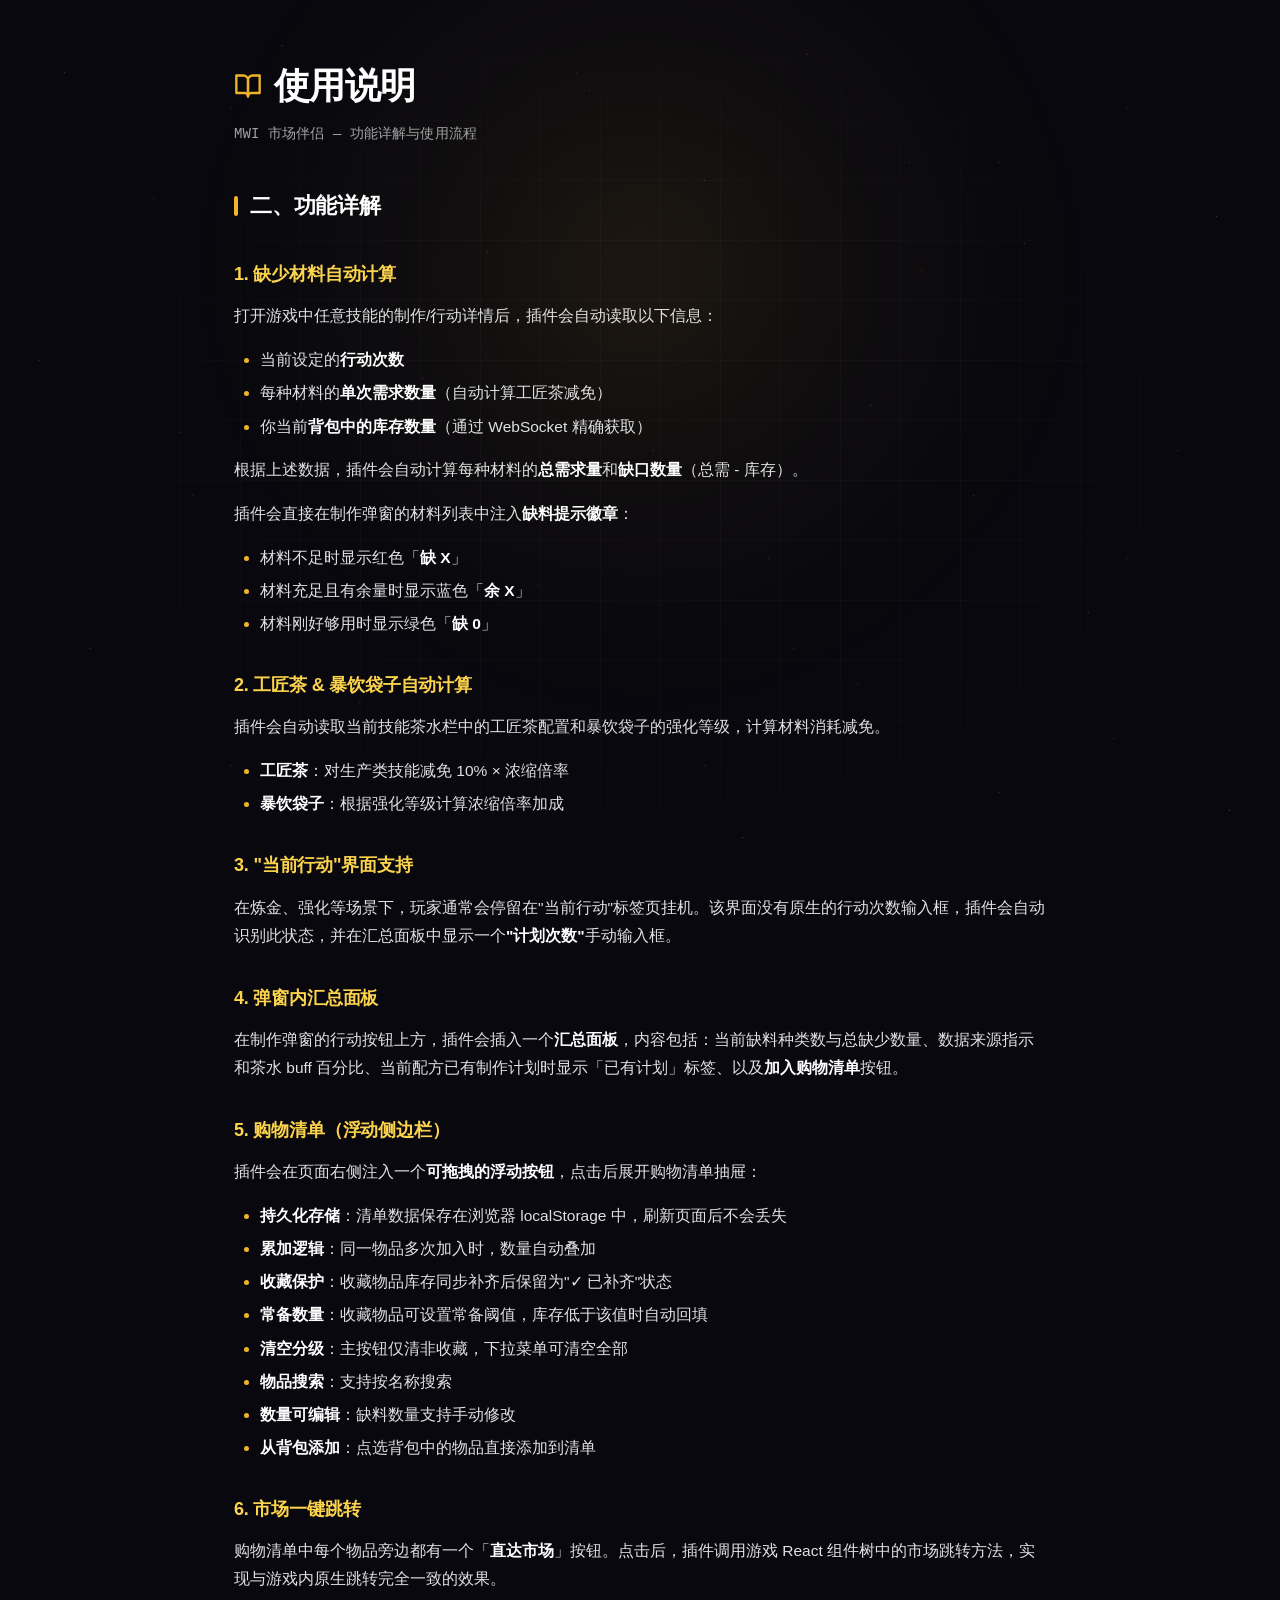
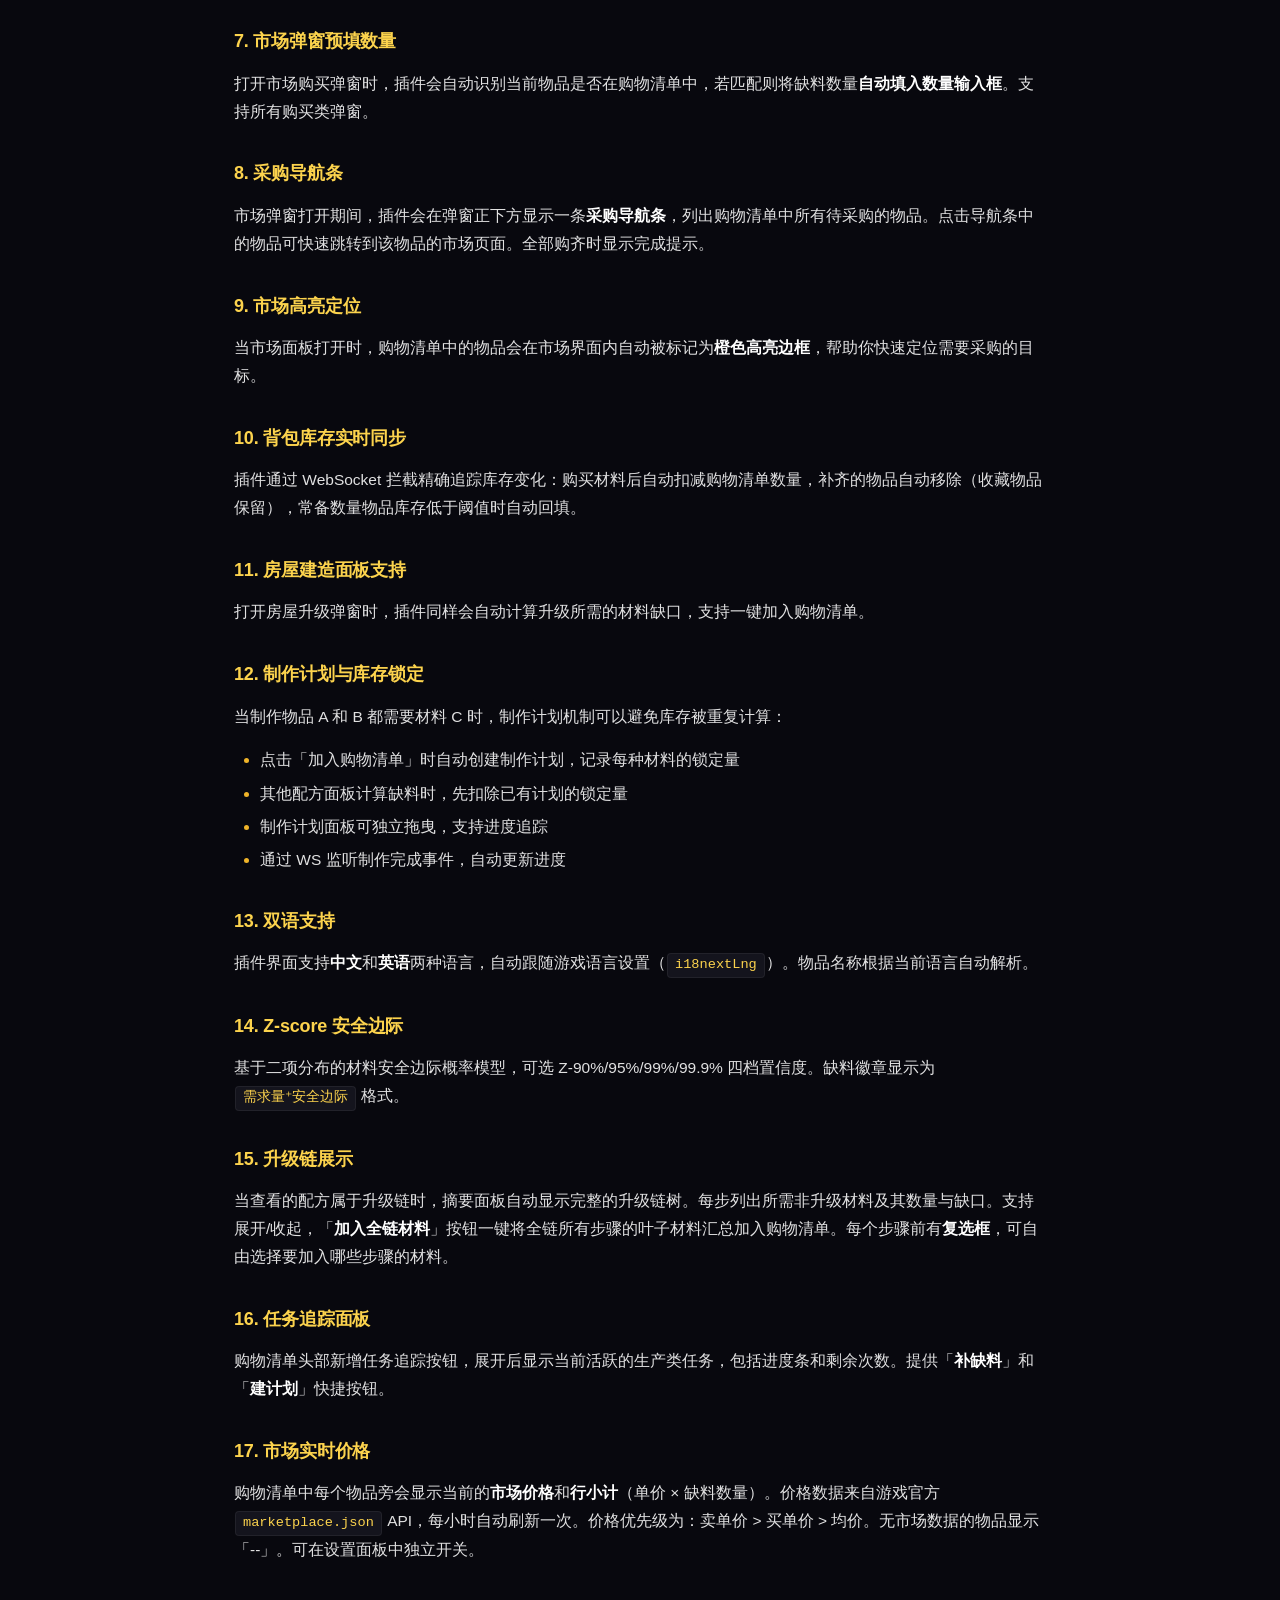
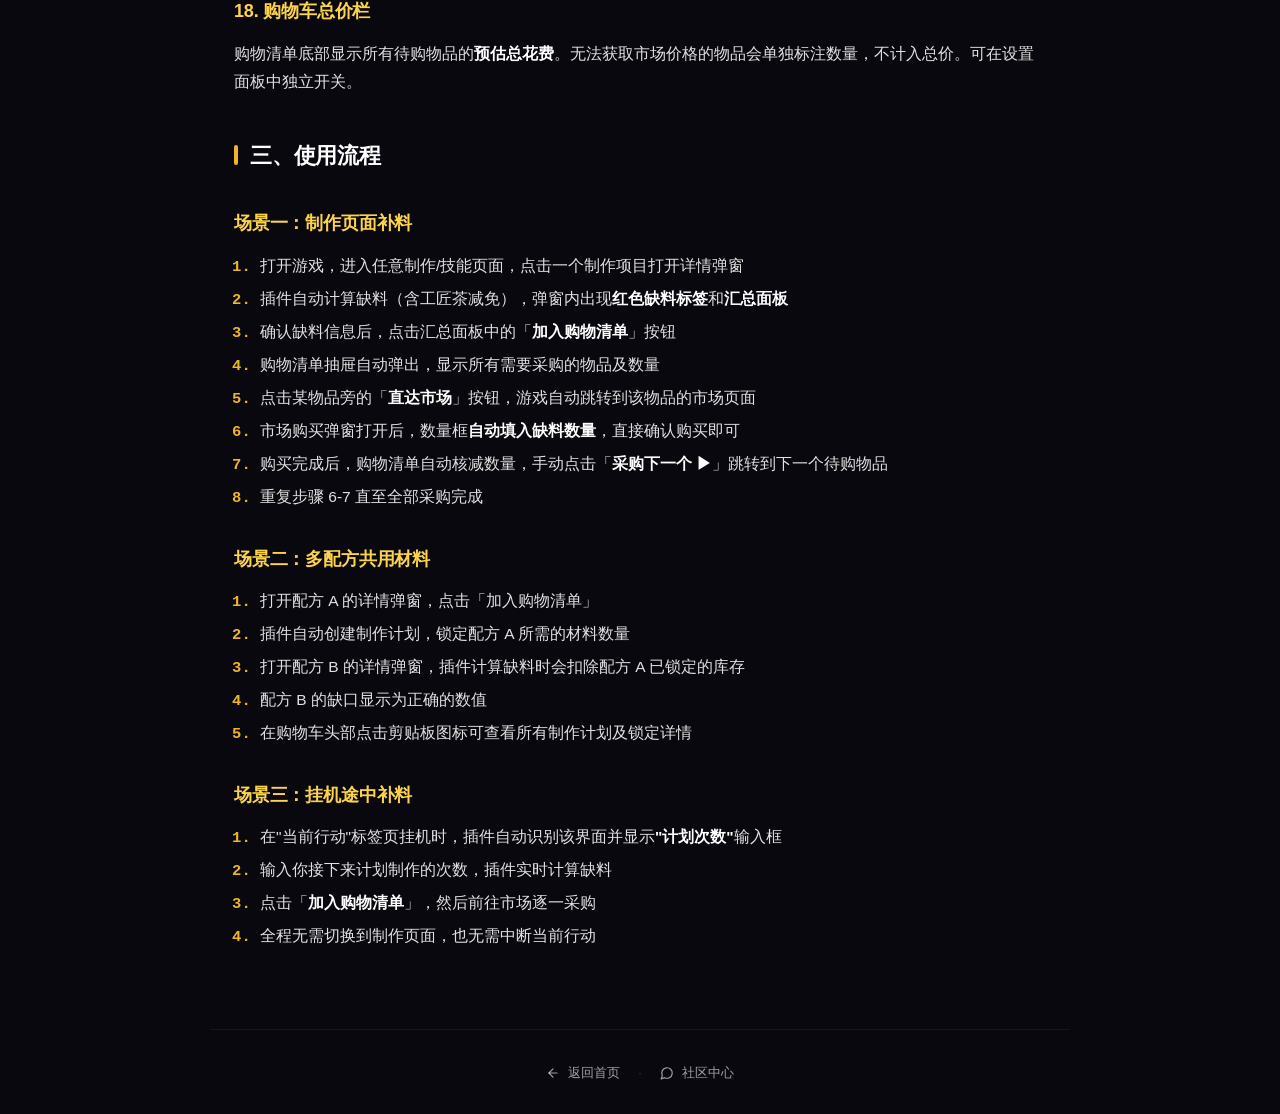
<file: guide/index.html>
<!DOCTYPE html>
<html lang="zh">
<head>
  <meta charset="UTF-8">
  <meta name="viewport" content="width=device-width, initial-scale=1.0">
  <title>使用说明 — MWI Market Mate</title>
  <meta name="description" content="MWI 市场伴侣使用说明与功能详解">
  <style>
    /* ─── 设计 Token（和 landing / community 对齐） ───────── */
    :root {
      --bg:              #08080e;
      --surface-1:       #0f0f17;
      --surface-2:       #14141d;
      --surface-3:       #1a1a24;
      --border-soft:     rgba(255, 255, 255, .06);
      --border-medium:   rgba(255, 255, 255, .12);
      --border-strong:   rgba(255, 255, 255, .18);
      --border-gold:     rgba(240, 180, 41, .45);
      --border-gold-dim: rgba(240, 180, 41, .18);

      --text-primary:    #fff;
      --text-body:       rgba(255, 255, 255, .88);
      --text-weak:       rgba(255, 255, 255, .62);
      --text-faint:      rgba(255, 255, 255, .4);

      --accent-gold:        #f0b429;
      --accent-gold-bright: #fcd34d;
      --accent-gold-glow:   rgba(240, 180, 41, .35);

      --font-sans: -apple-system, BlinkMacSystemFont, "Segoe UI", "Inter",
                   "PingFang SC", "Microsoft YaHei", "Helvetica Neue", sans-serif;
      --font-mono: "SF Mono", "JetBrains Mono", ui-monospace, "Cascadia Code",
                   "Consolas", "Microsoft YaHei", monospace;

      --ease-out: cubic-bezier(.25, .8, .3, 1);
    }

    /* ─── 基础重置 ───────────────────── */
    *, *::before, *::after { box-sizing: border-box; }
    html { scroll-behavior: smooth; -webkit-text-size-adjust: 100%; }
    body {
      margin: 0;
      min-height: 100vh;
      font-family: var(--font-sans);
      font-size: 15px;
      line-height: 1.65;
      color: var(--text-body);
      background: var(--bg);
      -webkit-font-smoothing: antialiased;
      -moz-osx-font-smoothing: grayscale;
      overflow-x: hidden;
    }
    a { color: inherit; text-decoration: none; }
    h1, h2, h3, h4, p, ul, ol { margin: 0; padding: 0; }
    svg { display: inline-block; flex-shrink: 0; }
    img { max-width: 100%; height: auto; }

    /* ─── 背景层（同 landing/community） ───────────────────── */
    .bg {
      position: fixed; inset: 0;
      z-index: -1;
      overflow: hidden;
      pointer-events: none;
    }
    .bg-glow {
      position: absolute;
      left: 50%; top: 30%;
      width: 80vw; height: 80vw;
      max-width: 1200px; max-height: 1200px;
      transform: translate(-50%, -50%);
      background: radial-gradient(circle at center,
                   rgba(240, 180, 41, .10) 0%,
                   rgba(240, 180, 41, .04) 25%,
                   rgba(240, 180, 41, 0) 60%);
      filter: blur(40px);
    }
    .bg-grid {
      position: absolute; inset: 0;
      background-image:
        linear-gradient(to right,  rgba(255, 255, 255, .025) 1px, transparent 1px),
        linear-gradient(to bottom, rgba(255, 255, 255, .025) 1px, transparent 1px);
      background-size: 60px 60px;
      mask-image: radial-gradient(ellipse at center, black 40%, transparent 80%);
      -webkit-mask-image: radial-gradient(ellipse at center, black 40%, transparent 80%);
    }
    .bg-stars, .bg-stars::after, .bg-stars::before {
      content: ""; position: absolute;
      width: 1px; height: 1px;
      background: transparent;
      border-radius: 50%;
    }
    .bg-stars {
      top: 0; left: 0;
      box-shadow:
        5vw 8vh  1px rgba(255,255,255,.35), 12vw 22vh 1px rgba(255,255,255,.3),
        22vw 5vh 1px rgba(255,255,255,.4),  30vw 15vh 1px rgba(255,255,255,.3),
        38vw 28vh 1px rgba(255,255,255,.35), 46vw 10vh 1px rgba(255,255,255,.3),
        55vw 20vh 1px rgba(255,255,255,.35), 63vw 6vh  1px rgba(255,255,255,.4),
        71vw 18vh 1px rgba(255,255,255,.3),  80vw 27vh 1px rgba(255,255,255,.35),
        88vw 12vh 1px rgba(255,255,255,.3),  95vw 24vh 1px rgba(255,255,255,.4),
        3vw 40vh  1px rgba(255,255,255,.35), 14vw 48vh 1px rgba(255,255,255,.3),
        24vw 58vh 1px rgba(255,255,255,.4),  33vw 42vh 1px rgba(255,255,255,.35),
        42vw 65vh 1px rgba(255,255,255,.3),  51vw 50vh 1px rgba(255,255,255,.35),
        60vw 62vh 1px rgba(255,255,255,.3),  68vw 45vh 1px rgba(255,255,255,.4),
        76vw 55vh 1px rgba(255,255,255,.3),  85vw 68vh 1px rgba(255,255,255,.35),
        92vw 50vh 1px rgba(255,255,255,.3),  7vw 72vh  1px rgba(255,255,255,.4),
        18vw 85vh 1px rgba(255,255,255,.3),  28vw 78vh 1px rgba(255,255,255,.35),
        37vw 90vh 1px rgba(255,255,255,.3),  47vw 80vh 1px rgba(255,255,255,.35),
        58vw 93vh 1px rgba(255,255,255,.4),  67vw 76vh 1px rgba(255,255,255,.3),
        78vw 88vh 1px rgba(255,255,255,.35), 87vw 82vh 1px rgba(255,255,255,.3),
        96vw 90vh 1px rgba(255,255,255,.4);
    }
    .bg-stars::after {
      box-shadow:
        18vw 12vh 2px rgba(240,180,41,.7),
        72vw 30vh 2px rgba(240,180,41,.65),
        25vw 70vh 2px rgba(240,180,41,.7),
        88vw 62vh 2px rgba(240,180,41,.6),
        45vw 8vh  2px rgba(240,180,41,.55),
        55vw 85vh 2px rgba(240,180,41,.65);
      animation: twinkle 4s ease-in-out infinite;
    }
    .bg-stars::before {
      box-shadow:
        35vw 35vh 2px rgba(240,180,41,.6),
        78vw 18vh 2px rgba(240,180,41,.55),
        15vw 55vh 2px rgba(240,180,41,.7),
        62vw 72vh 2px rgba(240,180,41,.6);
      animation: twinkle 5s ease-in-out infinite .8s;
    }
    @keyframes twinkle {
      0%, 100% { opacity: .7; }
      50%      { opacity: 1; }
    }

    /* ─── 容器：单栏，适合阅读 ───────────────────── */
    .guide-wrapper {
      width: 100%;
      max-width: 860px;
      margin: 0 auto;
      padding: 56px 24px 24px;
      animation: fadeUp .7s var(--ease-out) both;
    }
    @keyframes fadeUp {
      from { opacity: 0; transform: translateY(18px); }
      to   { opacity: 1; transform: translateY(0); }
    }

    /* ─── 页面标题 ───────────────────── */
    #guide-title {
      display: flex;
      align-items: center;
      gap: 12px;
      font-size: clamp(28px, 4vw, 36px);
      font-weight: 800;
      letter-spacing: -.015em;
      color: var(--text-primary);
      margin-bottom: 8px;
    }
    #guide-title svg {
      width: 28px; height: 28px;
      color: var(--accent-gold);
    }
    .subtitle {
      color: var(--text-weak);
      font-size: 14px;
      margin-bottom: 40px;
      font-family: var(--font-mono);
      letter-spacing: .1px;
    }

    /* ─── Loading ───────────────────── */
    .loading {
      padding: 48px 16px;
      text-align: center;
      color: var(--text-faint);
      font-size: 13px;
      font-family: var(--font-mono);
    }
    .loading::before {
      content: "";
      display: inline-block;
      width: 12px; height: 12px;
      border: 2px solid var(--border-medium);
      border-top-color: var(--accent-gold);
      border-radius: 50%;
      margin-right: 8px;
      vertical-align: -2px;
      animation: spin .8s linear infinite;
    }
    @keyframes spin { to { transform: rotate(360deg); } }

    /* ═════════════════════════════════════════════════════════
       Guide 内容区 排版系统
       ═════════════════════════════════════════════════════════
       guide.js 会往 #guideContent 里塞内容（很可能是 markdown 渲染
       结果）。下面给所有常见 HTML 元素预设排版。
    ═════════════════════════════════════════════════════════ */
    .guide-content {
      font-size: 15.5px;
      line-height: 1.8;
      color: var(--text-body);
    }

    /* ── 标题层级 ── */
    .guide-content h1,
    .guide-content h2,
    .guide-content h3,
    .guide-content h4,
    .guide-content h5,
    .guide-content h6 {
      color: var(--text-primary);
      font-weight: 700;
      letter-spacing: -.01em;
      scroll-margin-top: 24px;
    }
    .guide-content h1 {
      font-size: 26px;
      margin: 48px 0 16px;
      padding-bottom: 12px;
      border-bottom: 1px solid var(--border-soft);
    }
    .guide-content h2 {
      font-size: 22px;
      margin: 40px 0 14px;
      display: flex;
      align-items: center;
      gap: 12px;
    }
    .guide-content h2::before {
      content: "";
      display: inline-block;
      width: 4px;
      height: 20px;
      background: var(--accent-gold);
      border-radius: 2px;
      flex-shrink: 0;
    }
    .guide-content h3 {
      font-size: 18px;
      margin: 32px 0 12px;
      color: var(--accent-gold-bright);
    }
    .guide-content h4 {
      font-size: 16px;
      margin: 24px 0 10px;
    }
    .guide-content h5,
    .guide-content h6 {
      font-size: 15px;
      margin: 20px 0 8px;
      color: var(--text-weak);
    }

    /* ── 段落 ── */
    .guide-content p {
      margin: 0 0 16px;
    }
    .guide-content > *:first-child { margin-top: 0; }

    /* ── 列表 ── */
    .guide-content ul,
    .guide-content ol {
      margin: 0 0 16px;
      padding-left: 26px;
    }
    .guide-content li {
      margin-bottom: 6px;
      line-height: 1.75;
    }
    .guide-content ul li::marker { color: var(--accent-gold); }
    .guide-content ol li::marker {
      color: var(--accent-gold);
      font-weight: 700;
      font-family: var(--font-mono);
    }
    .guide-content li > ul,
    .guide-content li > ol {
      margin-top: 6px;
      margin-bottom: 6px;
    }

    /* ── 链接 ── */
    .guide-content a {
      color: var(--accent-gold-bright);
      text-decoration: underline;
      text-decoration-color: rgba(240, 180, 41, .3);
      text-underline-offset: 3px;
      transition: color .2s, text-decoration-color .2s;
      word-break: break-word;
    }
    .guide-content a:hover {
      color: var(--accent-gold);
      text-decoration-color: var(--accent-gold);
    }

    /* ── 内联代码 ── */
    .guide-content code {
      display: inline-block;
      padding: 1px 7px;
      margin: 0 1px;
      font-family: var(--font-mono);
      font-size: .88em;
      color: var(--accent-gold-bright);
      background: var(--surface-2);
      border: 1px solid var(--border-soft);
      border-radius: 4px;
      line-height: 1.5;
    }

    /* ── 代码块 ── */
    .guide-content pre {
      padding: 16px 20px;
      margin: 20px 0;
      background: var(--surface-1);
      border: 1px solid var(--border-soft);
      border-radius: 10px;
      overflow-x: auto;
      font-size: 13px;
      line-height: 1.65;
      font-family: var(--font-mono);
    }
    .guide-content pre code {
      display: block;
      padding: 0;
      margin: 0;
      background: transparent;
      border: 0;
      border-radius: 0;
      color: var(--text-body);
      font-size: inherit;
      line-height: inherit;
    }

    /* ── 引用块 ── */
    .guide-content blockquote {
      margin: 20px 0;
      padding: 12px 18px;
      background: rgba(240, 180, 41, .05);
      border-left: 3px solid var(--accent-gold);
      border-radius: 4px 8px 8px 4px;
      color: var(--text-weak);
      font-style: normal;
    }
    .guide-content blockquote p:last-child { margin-bottom: 0; }
    .guide-content blockquote strong {
      color: var(--accent-gold-bright);
    }

    /* ── 分隔线 ── */
    .guide-content hr {
      margin: 40px 0;
      border: 0;
      height: 1px;
      background: linear-gradient(to right, transparent, var(--border-soft), transparent);
    }

    /* ── 表格 ── */
    .guide-content table {
      width: 100%;
      border-collapse: collapse;
      margin: 20px 0;
      font-size: 13.5px;
      background: var(--surface-1);
      border: 1px solid var(--border-soft);
      border-radius: 8px;
      overflow: hidden;
    }
    .guide-content thead th {
      padding: 10px 14px;
      text-align: left;
      background: var(--surface-2);
      font-weight: 600;
      color: var(--text-primary);
      font-size: 12.5px;
      letter-spacing: .3px;
      border-bottom: 1px solid var(--border-medium);
    }
    .guide-content tbody td {
      padding: 10px 14px;
      border-bottom: 1px solid var(--border-soft);
      color: var(--text-body);
      vertical-align: top;
    }
    .guide-content tbody tr:last-child td { border-bottom: none; }
    .guide-content tbody tr:hover td { background: var(--surface-2); }

    /* ── 图片 ── */
    .guide-content img {
      display: block;
      max-width: 100%;
      height: auto;
      border-radius: 8px;
      box-shadow: 0 4px 20px rgba(0, 0, 0, .4);
      margin: 16px auto;
      border: 1px solid var(--border-soft);
    }

    /* ── 强调 ── */
    .guide-content strong,
    .guide-content b       { font-weight: 700; color: var(--text-primary); }
    .guide-content em,
    .guide-content i       { font-style: italic; color: var(--text-body); }
    .guide-content del,
    .guide-content s       { color: var(--text-faint); text-decoration-color: var(--text-faint); }
    .guide-content mark {
      background: rgba(240, 180, 41, .22);
      color: var(--accent-gold-bright);
      padding: 0 4px;
      border-radius: 3px;
    }

    /* ── 键盘按键（如 <kbd>Ctrl</kbd>+<kbd>C</kbd>） ── */
    .guide-content kbd {
      display: inline-block;
      padding: 1px 7px;
      font-family: var(--font-mono);
      font-size: .85em;
      color: var(--text-primary);
      background: var(--surface-3);
      border: 1px solid var(--border-medium);
      border-radius: 4px;
      box-shadow: 0 1px 0 var(--border-medium);
      line-height: 1.5;
    }

    /* ── 其他常见容器 ── */
    .guide-content details {
      margin: 16px 0;
      padding: 12px 16px;
      background: var(--surface-1);
      border: 1px solid var(--border-soft);
      border-radius: 8px;
    }
    .guide-content details summary {
      cursor: pointer;
      font-weight: 600;
      color: var(--text-primary);
    }
    .guide-content details[open] summary { margin-bottom: 10px; }

    /* ─── Footer ───────────────────── */
    .footer {
      max-width: 860px;
      margin: 56px auto 0;
      padding: 24px;
      text-align: center;
      border-top: 1px solid var(--border-soft);
      color: var(--text-faint);
      font-size: 13px;
      display: flex;
      justify-content: center;
      align-items: center;
      gap: 4px;
      flex-wrap: wrap;
    }
    .footer a {
      display: inline-flex;
      align-items: center;
      gap: 8px;
      color: var(--text-weak);
      padding: 8px 14px;
      border-radius: 8px;
      transition: all .2s var(--ease-out);
    }
    .footer a:hover {
      color: var(--accent-gold);
      background: rgba(240, 180, 41, .06);
    }
    .footer a svg { width: 14px; height: 14px; }
    .footer a[href="../"]:hover svg:first-child { transform: translateX(-2px); }
    .footer .divider {
      color: var(--text-faint);
      opacity: .5;
      user-select: none;
    }

    /* ─── 响应式 ───────────────────── */
    @media (max-width: 640px) {
      .guide-wrapper { padding: 40px 20px 16px; }
      .guide-content { font-size: 15px; line-height: 1.75; }
      .guide-content pre { padding: 12px 14px; font-size: 12.5px; }
      .guide-content table { font-size: 13px; }
      .guide-content thead th,
      .guide-content tbody td { padding: 8px 10px; }
    }

    @media (prefers-reduced-motion: reduce) {
      *, *::before, *::after {
        animation-duration: .01ms !important;
        transition-duration: .01ms !important;
      }
    }
  </style>
</head>

<body>
  <!-- 背景视觉层 -->
  <div class="bg" aria-hidden="true">
    <div class="bg-glow"></div>
    <div class="bg-grid"></div>
    <div class="bg-stars"></div>
  </div>

  <div class="guide-wrapper">

    <h1 id="guide-title">
      <!-- book-open icon -->
      <svg viewBox="0 0 24 24" fill="none" stroke="currentColor" stroke-width="2" stroke-linecap="round" stroke-linejoin="round" aria-hidden="true">
        <path d="M2 3h6a4 4 0 0 1 4 4v14a3 3 0 0 0-3-3H2z"/>
        <path d="M22 3h-6a4 4 0 0 0-4 4v14a3 3 0 0 1 3-3h7z"/>
      </svg>
      <span>使用说明</span>
    </h1>
    <p class="subtitle" id="guide-subtitle">MWI 市场伴侣 — 功能详解与使用流程</p>

    <div id="guideContent" class="guide-content">
      <div class="loading" id="loadingGuide">加载中...</div>
    </div>

  </div>

  <!-- 返回首页 + 社区中心 -->
  <div class="footer" style="margin-top:40px;">
    <a href="../">
      <!-- arrow-left icon -->
      <svg viewBox="0 0 24 24" fill="none" stroke="currentColor" stroke-width="2" stroke-linecap="round" stroke-linejoin="round" aria-hidden="true">
        <path d="m12 19-7-7 7-7"/>
        <path d="M19 12H5"/>
      </svg>
      <span id="backText">返回首页</span>
    </a>
    <span class="divider">·</span>
    <a href="../community/" id="communityLink">
      <!-- message-circle icon -->
      <svg viewBox="0 0 24 24" fill="none" stroke="currentColor" stroke-width="2" stroke-linecap="round" stroke-linejoin="round" aria-hidden="true">
        <path d="M7.9 20A9 9 0 1 0 4 16.1L2 22z"/>
      </svg>
      <span id="communityText">社区中心</span>
    </a>
  </div>

  <script src="../js/guide.js"></script>
</body>
</html>
</file>
